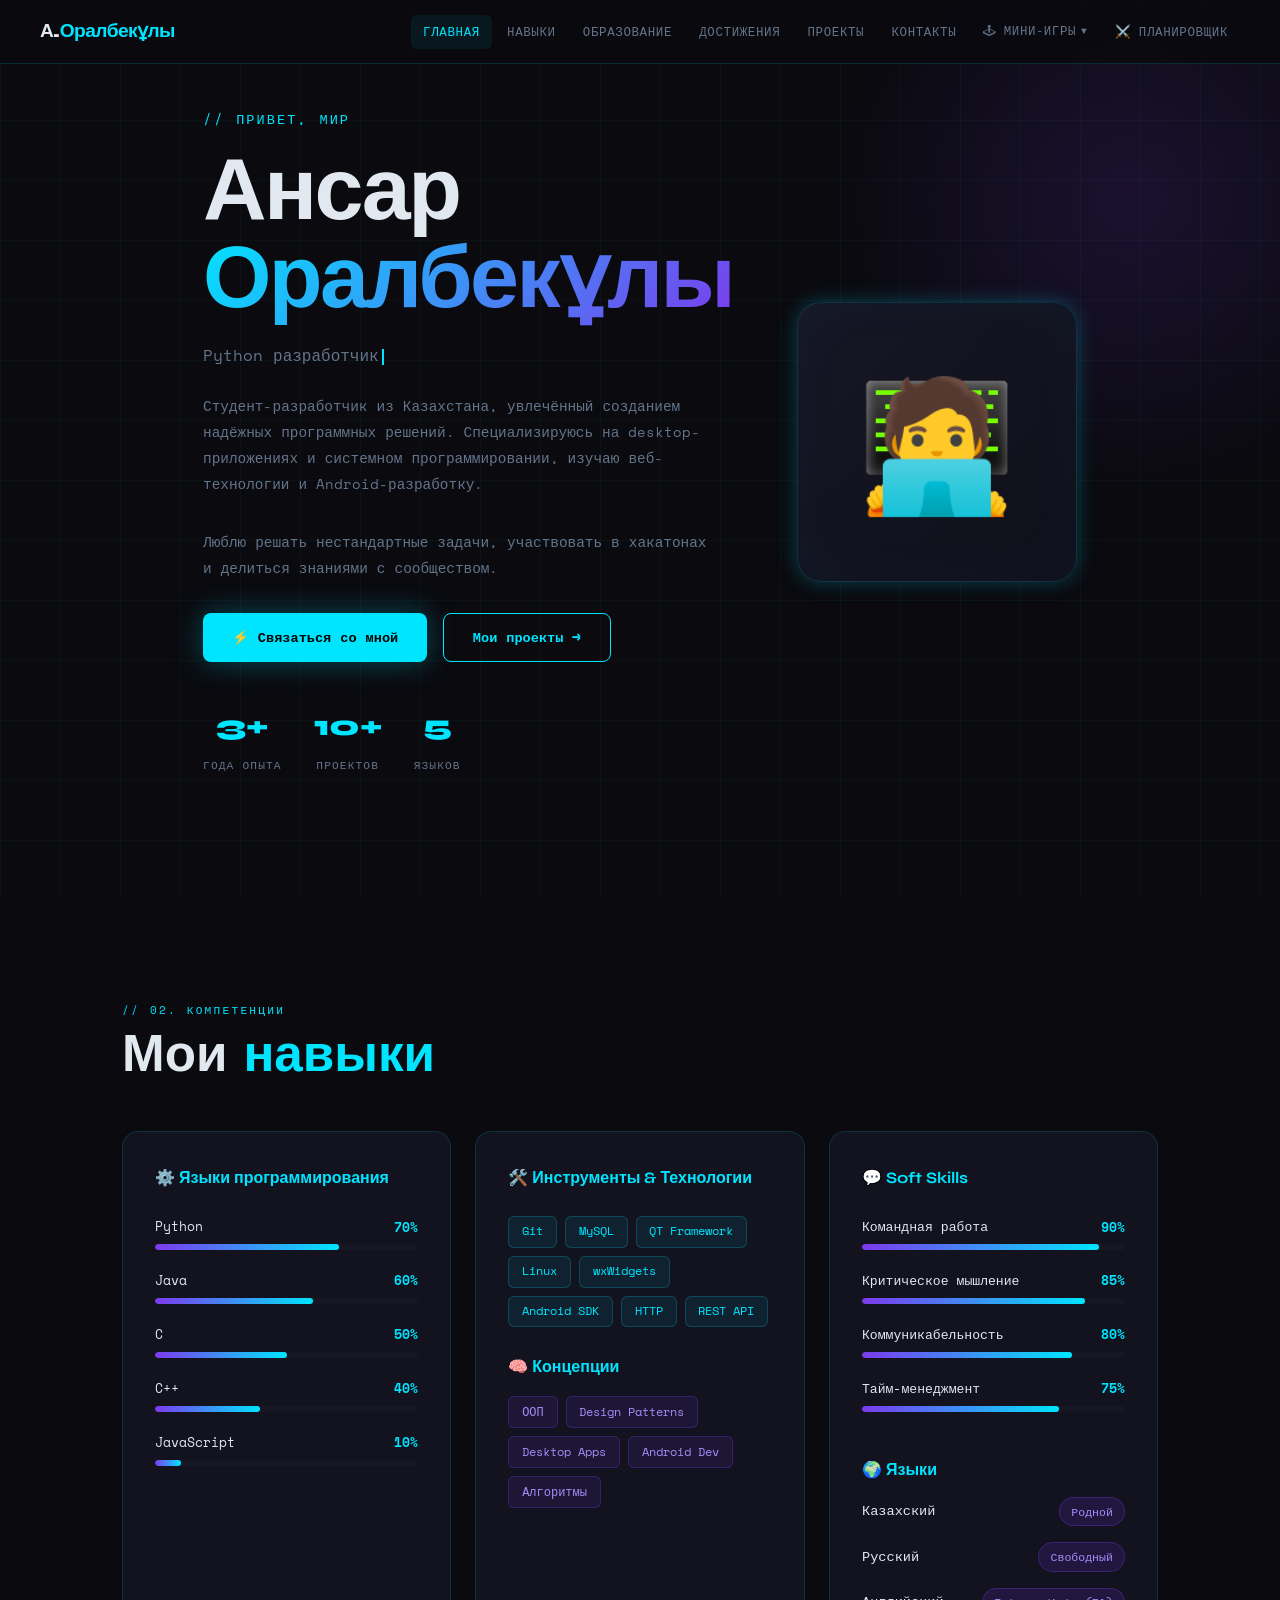
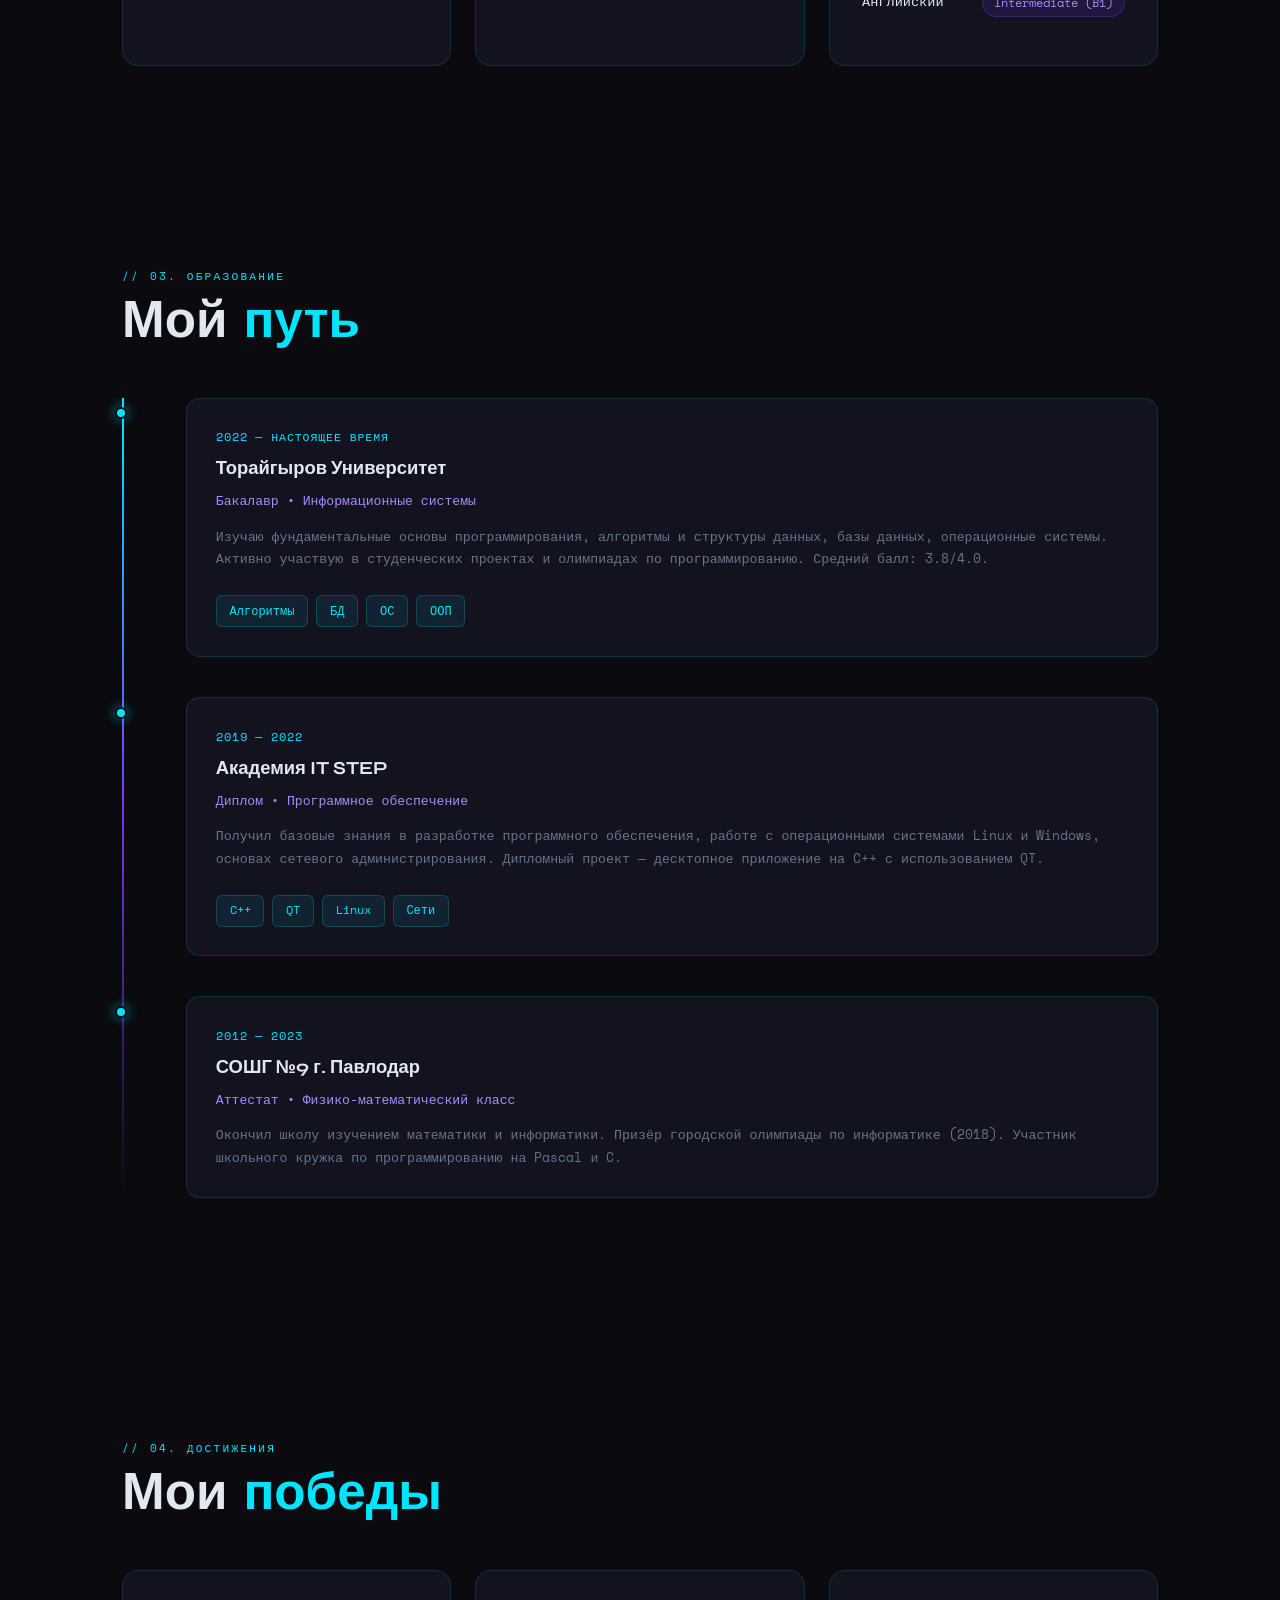
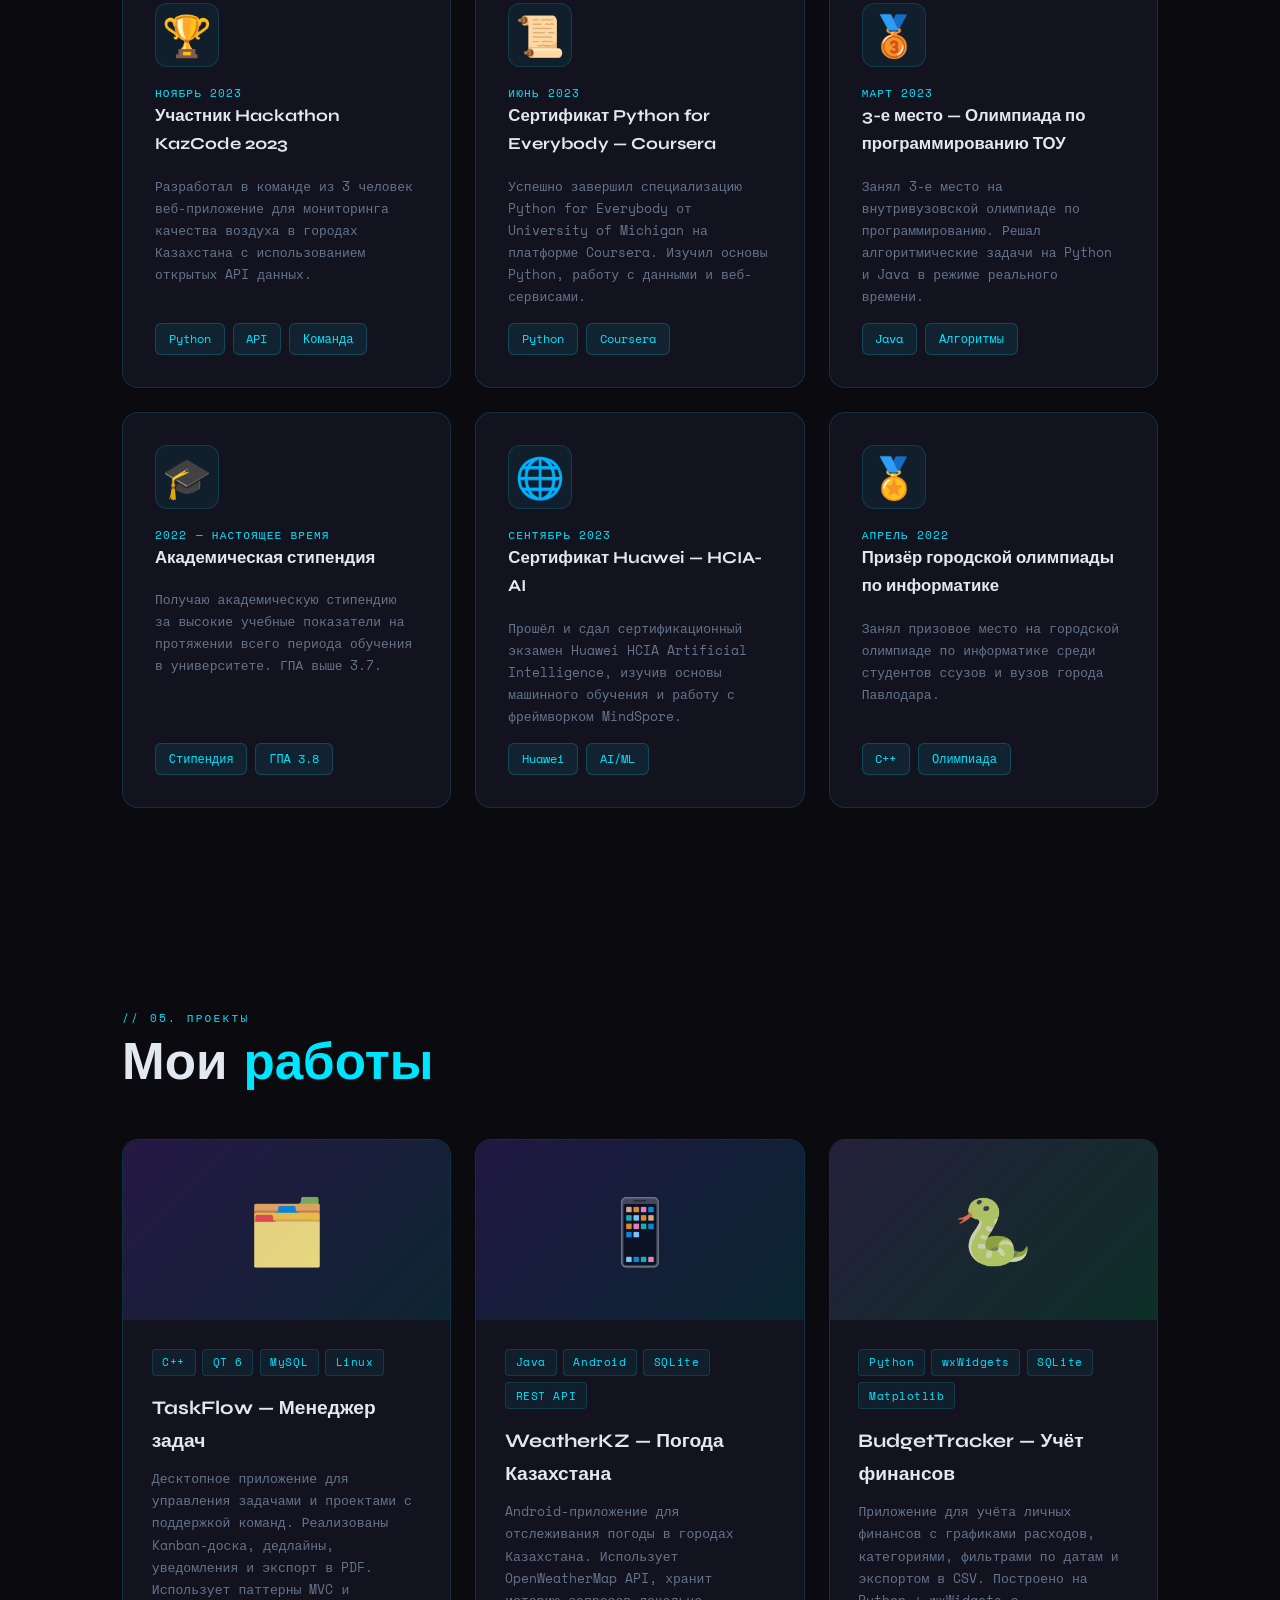
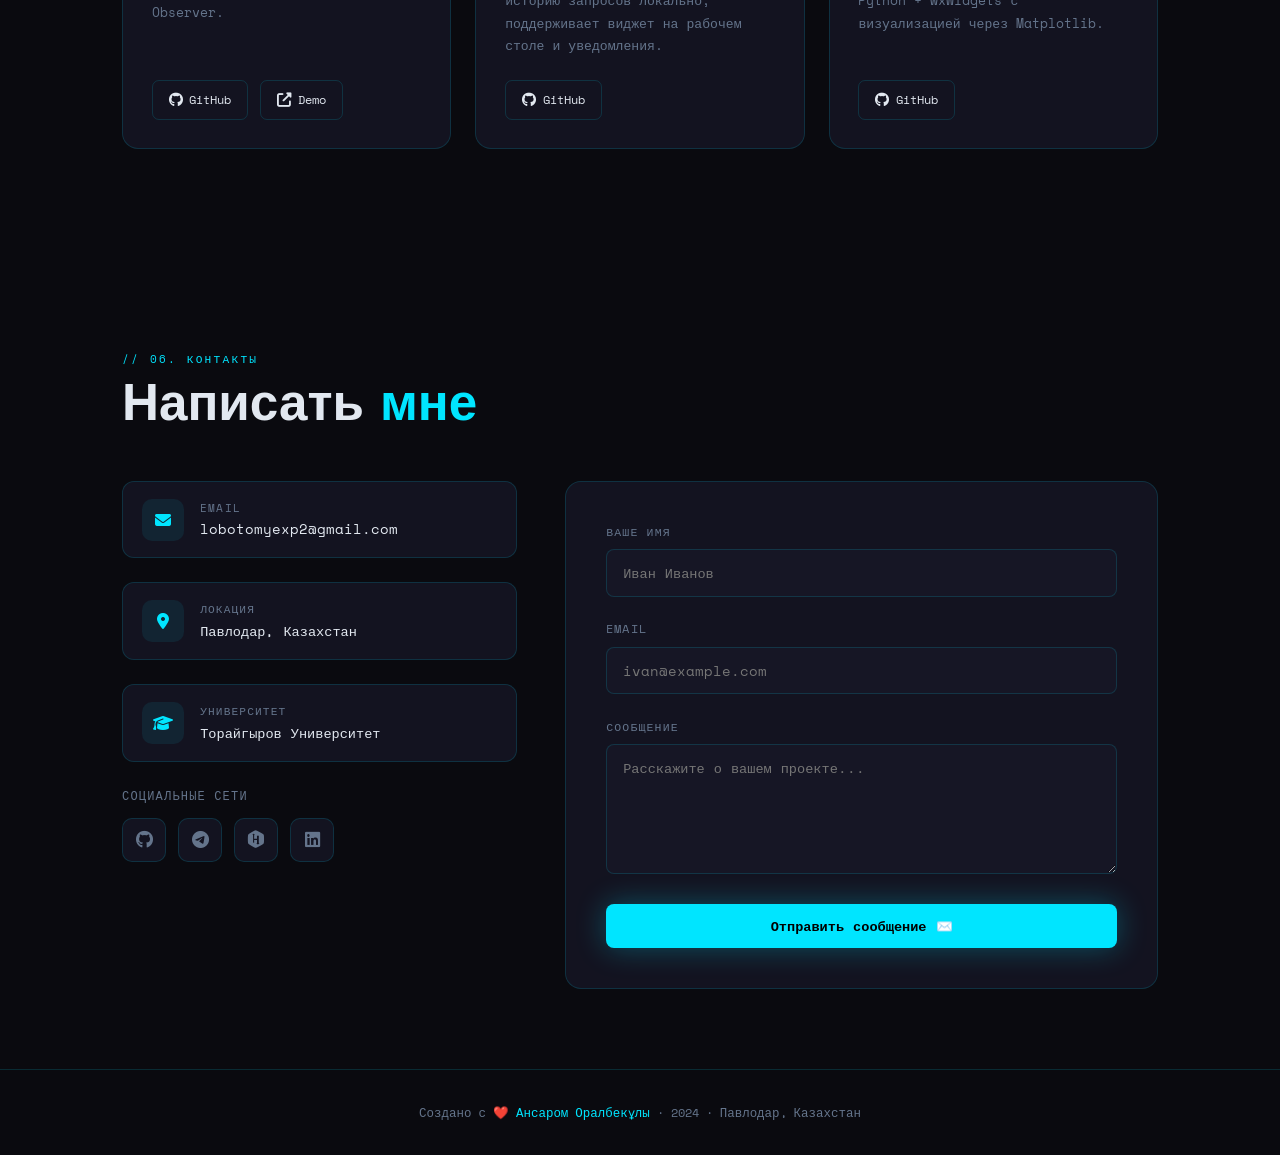
<file: src/index.html>
<!DOCTYPE html>
<html lang="ru">
<head>
  <meta charset="UTF-8" />
  <meta name="viewport" content="width=device-width, initial-scale=1.0" />
  <title>Оралбекұлы Ансара — Портфолио</title>
  <meta name="description" content="Персональное портфолио разработчика Оралбекұлы Ансара" />
  <link rel="icon" href="data:image/svg+xml,<svg xmlns='http://www.w3.org/2000/svg' viewBox='0 0 100 100'><text y='.9em' font-size='90'>⚡</text></svg>" />
  <link rel="preconnect" href="https://fonts.googleapis.com" />
  <link rel="preconnect" href="https://fonts.gstatic.com" crossorigin />
  <link href="https://fonts.googleapis.com/css2?family=Space+Mono:wght@400;700&family=Syne:wght@400;600;700;800&display=swap" rel="stylesheet" />
  <link rel="stylesheet" href="https://cdnjs.cloudflare.com/ajax/libs/font-awesome/6.5.0/css/all.min.css" />

  <style>
    /* ===== RESET & ROOT ===== */
    *, *::before, *::after { box-sizing: border-box; margin: 0; padding: 0; }

    :root {
      --bg:       #0a0a0f;
      --bg2:      #10101a;
      --bg3:      #161625;
      --accent:   #00e5ff;
      --accent2:  #7c3aed;
      --text:     #e2e8f0;
      --muted:    #64748b;
      --border:   rgba(0,229,255,0.15);
      --card:     rgba(22,22,37,0.8);
      --glow:     0 0 20px rgba(0,229,255,0.25);
      --font-head: 'Syne', sans-serif;
      --font-mono: 'Space Mono', monospace;
    }

    html { scroll-behavior: smooth; }

    body {
      background-color: var(--bg);
      color: var(--text);
      font-family: var(--font-mono);
      font-size: 15px;
      line-height: 1.7;
      overflow-x: hidden;
    }

    ::selection { background: rgba(0,229,255,0.3); }

    /* ===== SCROLLBAR ===== */
    ::-webkit-scrollbar { width: 6px; }
    ::-webkit-scrollbar-track { background: var(--bg); }
    ::-webkit-scrollbar-thumb { background: var(--accent2); border-radius: 3px; }

    /* ===== NAV ===== */
    nav {
      position: fixed;
      top: 0; left: 0; right: 0;
      z-index: 1000;
      display: flex;
      align-items: center;
      justify-content: space-between;
      padding: 0 2.5rem;
      height: 64px;
      background: rgba(10,10,15,0.85);
      backdrop-filter: blur(16px);
      border-bottom: 1px solid var(--border);
    }

    .nav-logo {
      font-family: var(--font-head);
      font-size: 1.2rem;
      font-weight: 800;
      color: var(--accent);
      letter-spacing: -0.03em;
      text-decoration: none;
    }
    .nav-logo span { color: var(--text); }

    .nav-links {
      display: flex;
      gap: 0.2rem;
      list-style: none;
    }

    .nav-links a {
      display: block;
      padding: 0.4rem 0.75rem;
      color: var(--muted);
      text-decoration: none;
      font-size: 0.78rem;
      letter-spacing: 0.05em;
      text-transform: uppercase;
      border-radius: 6px;
      transition: color 0.2s, background 0.2s;
    }

    .nav-links a:hover,
    .nav-links a.active {
      color: var(--accent);
      background: rgba(0,229,255,0.07);
    }

    .hamburger {
      display: none;
      flex-direction: column;
      gap: 5px;
      cursor: pointer;
      background: none;
      border: none;
      padding: 4px;
    }
    .hamburger span {
      display: block;
      width: 24px; height: 2px;
      background: var(--text);
      transition: transform 0.3s, opacity 0.3s;
    }

    /* ===== SECTIONS ===== */
    section {
      padding: 100px 0 80px;
      min-height: 100vh;
    }

    .container {
      max-width: 1100px;
      margin: 0 auto;
      padding: 0 2rem;
    }

    .section-tag {
      font-size: 0.7rem;
      letter-spacing: 0.2em;
      text-transform: uppercase;
      color: var(--accent);
      margin-bottom: 0.5rem;
    }

    .section-title {
      font-family: var(--font-head);
      font-size: clamp(2rem, 5vw, 3.2rem);
      font-weight: 800;
      line-height: 1.1;
      margin-bottom: 3rem;
      color: var(--text);
    }

    .section-title span { color: var(--accent); }

    /* ===== HERO ===== */
    #home {
      min-height: 100vh;
      display: flex;
      align-items: center;
      position: relative;
      overflow: hidden;
      padding-top: 64px;
    }

    .hero-grid {
      position: absolute;
      inset: 0;
      background-image:
        linear-gradient(rgba(0,229,255,0.04) 1px, transparent 1px),
        linear-gradient(90deg, rgba(0,229,255,0.04) 1px, transparent 1px);
      background-size: 60px 60px;
      animation: gridScroll 20s linear infinite;
    }
    @keyframes gridScroll {
      0% { transform: translateY(0); }
      100% { transform: translateY(60px); }
    }

    .hero-glow {
      position: absolute;
      width: 600px; height: 600px;
      border-radius: 50%;
      background: radial-gradient(circle, rgba(124,58,237,0.15) 0%, transparent 70%);
      top: -100px; right: -150px;
      pointer-events: none;
    }

    .hero-content {
      position: relative;
      z-index: 2;
      display: grid;
      grid-template-columns: 1fr auto;
      gap: 4rem;
      align-items: center;
    }

    .hero-greeting {
      font-size: 0.85rem;
      letter-spacing: 0.15em;
      color: var(--accent);
      text-transform: uppercase;
      margin-bottom: 1rem;
      animation: fadeUp 0.6s ease both;
    }

    .hero-name {
      font-family: var(--font-head);
      font-size: clamp(2.8rem, 7vw, 5.5rem);
      font-weight: 800;
      line-height: 1;
      letter-spacing: -0.03em;
      margin-bottom: 1.2rem;
      animation: fadeUp 0.6s 0.1s ease both;
    }

    .hero-name .highlight {
      background: linear-gradient(135deg, var(--accent) 0%, var(--accent2) 100%);
      -webkit-background-clip: text;
      -webkit-text-fill-color: transparent;
      background-clip: text;
    }

    .hero-role {
      font-size: 1rem;
      color: var(--muted);
      margin-bottom: 1.5rem;
      min-height: 1.7em;
      animation: fadeUp 0.6s 0.2s ease both;
    }

    .role-cursor {
      display: inline-block;
      width: 2px;
      height: 1em;
      background: var(--accent);
      margin-left: 3px;
      vertical-align: middle;
      animation: blink 1s step-end infinite;
    }
    @keyframes blink { 0%,100%{opacity:1} 50%{opacity:0} }

    .hero-bio {
      color: var(--muted);
      font-size: 0.9rem;
      max-width: 520px;
      margin-bottom: 2rem;
      line-height: 1.8;
      animation: fadeUp 0.6s 0.3s ease both;
    }

    .hero-actions {
      display: flex;
      gap: 1rem;
      flex-wrap: wrap;
      animation: fadeUp 0.6s 0.4s ease both;
    }

    .btn {
      display: inline-flex;
      align-items: center;
      gap: 0.5rem;
      padding: 0.75rem 1.8rem;
      border-radius: 8px;
      font-family: var(--font-mono);
      font-size: 0.85rem;
      font-weight: 700;
      text-decoration: none;
      cursor: pointer;
      transition: transform 0.2s, box-shadow 0.2s;
      border: none;
    }

    .btn:hover { transform: translateY(-2px); }

    .btn-primary {
      background: var(--accent);
      color: #000;
      box-shadow: 0 0 30px rgba(0,229,255,0.3);
    }
    .btn-primary:hover { box-shadow: 0 0 40px rgba(0,229,255,0.5); }

    .btn-outline {
      background: transparent;
      color: var(--accent);
      border: 1px solid var(--accent);
    }
    .btn-outline:hover { background: rgba(0,229,255,0.07); }

    .hero-avatar {
      position: relative;
      animation: fadeUp 0.6s 0.2s ease both;
    }

    .avatar-frame {
      width: 280px; height: 280px;
      border-radius: 24px;
      background: linear-gradient(135deg, var(--bg3) 0%, var(--bg2) 100%);
      border: 1px solid var(--border);
      display: flex;
      align-items: center;
      justify-content: center;
      font-size: 8rem;
      box-shadow: var(--glow), inset 0 0 60px rgba(0,229,255,0.03);
      position: relative;
      overflow: hidden;
    }
    .avatar-frame::before {
      content: '';
      position: absolute;
      inset: -2px;
      border-radius: 26px;
      background: linear-gradient(135deg, var(--accent), var(--accent2), transparent);
      z-index: -1;
    }

    .hero-stats {
      display: flex;
      gap: 2rem;
      margin-top: 2.5rem;
      animation: fadeUp 0.6s 0.5s ease both;
    }
    .stat { text-align: center; }
    .stat-num {
      font-family: var(--font-head);
      font-size: 1.8rem;
      font-weight: 800;
      color: var(--accent);
      display: block;
    }
    .stat-label { font-size: 0.7rem; color: var(--muted); text-transform: uppercase; letter-spacing: 0.1em; }

    @keyframes fadeUp {
      from { opacity: 0; transform: translateY(24px); }
      to   { opacity: 1; transform: translateY(0); }
    }

    /* ===== SKILLS ===== */
    #skills { min-height: auto; padding: 100px 0; }

    .skills-grid {
      display: grid;
      grid-template-columns: repeat(auto-fit, minmax(300px, 1fr));
      gap: 1.5rem;
    }

    .skill-card {
      background: var(--card);
      border: 1px solid var(--border);
      border-radius: 16px;
      padding: 2rem;
      backdrop-filter: blur(10px);
      transition: border-color 0.3s, transform 0.3s;
    }
    .skill-card:hover {
      border-color: rgba(0,229,255,0.4);
      transform: translateY(-4px);
    }

    .skill-card-title {
      font-family: var(--font-head);
      font-size: 1rem;
      font-weight: 700;
      color: var(--accent);
      margin-bottom: 1.5rem;
      display: flex;
      align-items: center;
      gap: 0.5rem;
    }

    .skill-bar-item {
      margin-bottom: 1.2rem;
    }
    .skill-bar-header {
      display: flex;
      justify-content: space-between;
      margin-bottom: 0.4rem;
      font-size: 0.82rem;
    }
    .skill-bar-name { color: var(--text); }
    .skill-bar-pct { color: var(--accent); font-weight: 700; }

    .skill-bar-track {
      height: 6px;
      background: var(--bg3);
      border-radius: 3px;
      overflow: hidden;
    }
    .skill-bar-fill {
      height: 100%;
      border-radius: 3px;
      background: linear-gradient(90deg, var(--accent2), var(--accent));
      width: 0%;
      transition: width 1.2s cubic-bezier(0.4,0,0.2,1);
    }

    .tag-list { display: flex; flex-wrap: wrap; gap: 0.5rem; }
    .tag {
      padding: 0.3rem 0.8rem;
      border-radius: 6px;
      font-size: 0.75rem;
      background: rgba(0,229,255,0.08);
      border: 1px solid rgba(0,229,255,0.2);
      color: var(--accent);
      transition: background 0.2s;
    }
    .tag:hover { background: rgba(0,229,255,0.15); }

    .tag-purple {
      background: rgba(124,58,237,0.1);
      border-color: rgba(124,58,237,0.3);
      color: #a78bfa;
    }

    .lang-item {
      display: flex;
      align-items: center;
      justify-content: space-between;
      margin-bottom: 1rem;
    }
    .lang-name { font-size: 0.85rem; }
    .lang-level {
      font-size: 0.72rem;
      padding: 0.25rem 0.7rem;
      border-radius: 999px;
      background: rgba(124,58,237,0.15);
      color: #a78bfa;
      border: 1px solid rgba(124,58,237,0.3);
    }

    /* ===== EDUCATION ===== */
    #education { min-height: auto; padding: 100px 0; }

    .timeline {
      position: relative;
      padding-left: 2rem;
    }
    .timeline::before {
      content: '';
      position: absolute;
      left: 0; top: 0; bottom: 0;
      width: 2px;
      background: linear-gradient(to bottom, var(--accent), var(--accent2), transparent);
    }

    .timeline-item {
      position: relative;
      margin-bottom: 2.5rem;
      padding-left: 2rem;
    }
    .timeline-item::before {
      content: '';
      position: absolute;
      left: -2.45rem; top: 0.6rem;
      width: 12px; height: 12px;
      border-radius: 50%;
      background: var(--accent);
      box-shadow: 0 0 12px rgba(0,229,255,0.6);
      border: 2px solid var(--bg);
    }

    .timeline-card {
      background: var(--card);
      border: 1px solid var(--border);
      border-radius: 14px;
      padding: 1.8rem;
      transition: border-color 0.3s, transform 0.3s;
    }
    .timeline-card:hover {
      border-color: rgba(0,229,255,0.35);
      transform: translateX(6px);
    }

    .timeline-period {
      font-size: 0.72rem;
      color: var(--accent);
      letter-spacing: 0.08em;
      text-transform: uppercase;
      margin-bottom: 0.4rem;
    }
    .timeline-school {
      font-family: var(--font-head);
      font-size: 1.15rem;
      font-weight: 700;
      color: var(--text);
      margin-bottom: 0.3rem;
    }
    .timeline-degree {
      font-size: 0.82rem;
      color: var(--accent2);
      color: #a78bfa;
      margin-bottom: 0.8rem;
    }
    .timeline-desc {
      font-size: 0.83rem;
      color: var(--muted);
      line-height: 1.7;
    }

    /* ===== ACHIEVEMENTS ===== */
    #achievements { min-height: auto; padding: 100px 0; }

    .achievements-grid {
      display: grid;
      grid-template-columns: repeat(auto-fit, minmax(280px, 1fr));
      gap: 1.5rem;
    }

    .achievement-card {
      background: var(--card);
      border: 1px solid var(--border);
      border-radius: 16px;
      padding: 2rem;
      display: flex;
      flex-direction: column;
      gap: 1rem;
      transition: border-color 0.3s, transform 0.3s, box-shadow 0.3s;
    }
    .achievement-card:hover {
      border-color: rgba(0,229,255,0.4);
      transform: translateY(-6px);
      box-shadow: var(--glow);
    }

    .achievement-icon {
      font-size: 2.5rem;
      width: 64px; height: 64px;
      display: flex;
      align-items: center;
      justify-content: center;
      background: rgba(0,229,255,0.06);
      border-radius: 12px;
      border: 1px solid var(--border);
    }

    .achievement-date {
      font-size: 0.7rem;
      color: var(--accent);
      letter-spacing: 0.1em;
      text-transform: uppercase;
    }
    .achievement-title {
      font-family: var(--font-head);
      font-size: 1.05rem;
      font-weight: 700;
      color: var(--text);
    }
    .achievement-desc {
      font-size: 0.81rem;
      color: var(--muted);
      line-height: 1.7;
      flex: 1;
    }

    /* ===== PROJECTS ===== */
    #projects { min-height: auto; padding: 100px 0; }

    .projects-grid {
      display: grid;
      grid-template-columns: repeat(auto-fit, minmax(320px, 1fr));
      gap: 1.5rem;
    }

    .project-card {
      background: var(--card);
      border: 1px solid var(--border);
      border-radius: 16px;
      overflow: hidden;
      display: flex;
      flex-direction: column;
      transition: border-color 0.3s, transform 0.3s, box-shadow 0.3s;
    }
    .project-card:hover {
      border-color: rgba(0,229,255,0.4);
      transform: translateY(-8px);
      box-shadow: 0 20px 60px rgba(0,0,0,0.4), var(--glow);
    }

    .project-preview {
      height: 180px;
      display: flex;
      align-items: center;
      justify-content: center;
      font-size: 4rem;
      position: relative;
      overflow: hidden;
    }

    .project-preview::before {
      content: '';
      position: absolute;
      inset: 0;
      background: linear-gradient(135deg, rgba(124,58,237,0.2) 0%, rgba(0,229,255,0.1) 100%);
    }

    .project-preview-1 { background: #0f0f1a; }
    .project-preview-2 { background: #0a0f18; }
    .project-preview-3 { background: #0f1a0f; }

    .project-body { padding: 1.8rem; flex: 1; display: flex; flex-direction: column; }

    .project-tech-list {
      display: flex; flex-wrap: wrap; gap: 0.4rem;
      margin-bottom: 1rem;
    }
    .project-tech {
      font-size: 0.68rem;
      padding: 0.2rem 0.6rem;
      border-radius: 4px;
      background: rgba(0,229,255,0.06);
      border: 1px solid rgba(0,229,255,0.15);
      color: var(--accent);
      letter-spacing: 0.05em;
    }

    .project-title {
      font-family: var(--font-head);
      font-size: 1.2rem;
      font-weight: 700;
      color: var(--text);
      margin-bottom: 0.6rem;
    }

    .project-desc {
      font-size: 0.82rem;
      color: var(--muted);
      line-height: 1.7;
      flex: 1;
      margin-bottom: 1.5rem;
    }

    .project-links { display: flex; gap: 0.75rem; }

    .project-link {
      display: inline-flex;
      align-items: center;
      gap: 0.4rem;
      padding: 0.5rem 1rem;
      border-radius: 7px;
      font-size: 0.78rem;
      text-decoration: none;
      transition: background 0.2s, transform 0.2s;
      border: 1px solid var(--border);
      color: var(--text);
    }
    .project-link:hover {
      background: rgba(0,229,255,0.08);
      border-color: var(--accent);
      color: var(--accent);
      transform: translateY(-1px);
    }
    .project-link i { font-size: 0.9rem; }

    /* ===== CONTACTS ===== */
    #contacts { min-height: auto; padding: 100px 0 80px; }

    .contacts-layout {
      display: grid;
      grid-template-columns: 1fr 1.5fr;
      gap: 3rem;
      align-items: start;
    }

    .contact-info { display: flex; flex-direction: column; gap: 1.5rem; }

    .contact-info-item {
      display: flex;
      align-items: center;
      gap: 1rem;
      padding: 1rem 1.2rem;
      background: var(--card);
      border: 1px solid var(--border);
      border-radius: 12px;
    }
    .contact-info-icon {
      width: 42px; height: 42px;
      display: flex; align-items: center; justify-content: center;
      background: rgba(0,229,255,0.08);
      border-radius: 10px;
      color: var(--accent);
      font-size: 1rem;
      flex-shrink: 0;
    }
    .contact-info-label { font-size: 0.7rem; color: var(--muted); text-transform: uppercase; letter-spacing: 0.1em; }
    .contact-info-value { font-size: 0.85rem; color: var(--text); margin-top: 0.1rem; }

    .social-links {
      display: flex;
      gap: 0.75rem;
      flex-wrap: wrap;
      margin-top: 0.5rem;
    }
    .social-link {
      width: 44px; height: 44px;
      display: flex; align-items: center; justify-content: center;
      border-radius: 10px;
      background: var(--card);
      border: 1px solid var(--border);
      color: var(--muted);
      font-size: 1.1rem;
      text-decoration: none;
      transition: color 0.2s, border-color 0.2s, background 0.2s, transform 0.2s;
    }
    .social-link:hover {
      color: var(--accent);
      border-color: var(--accent);
      background: rgba(0,229,255,0.08);
      transform: translateY(-3px);
    }

    /* FORM */
    .contact-form {
      background: var(--card);
      border: 1px solid var(--border);
      border-radius: 16px;
      padding: 2.5rem;
    }

    .form-group { margin-bottom: 1.4rem; }

    .form-label {
      display: block;
      font-size: 0.72rem;
      letter-spacing: 0.1em;
      text-transform: uppercase;
      color: var(--muted);
      margin-bottom: 0.5rem;
    }

    .form-control {
      width: 100%;
      background: var(--bg3);
      border: 1px solid var(--border);
      border-radius: 8px;
      padding: 0.8rem 1rem;
      color: var(--text);
      font-family: var(--font-mono);
      font-size: 0.85rem;
      outline: none;
      transition: border-color 0.2s, box-shadow 0.2s;
    }
    .form-control:focus {
      border-color: var(--accent);
      box-shadow: 0 0 0 3px rgba(0,229,255,0.08);
    }
    .form-control.error { border-color: #f87171; }
    textarea.form-control { resize: vertical; min-height: 130px; }

    .form-error {
      font-size: 0.72rem;
      color: #f87171;
      margin-top: 0.3rem;
      display: none;
    }
    .form-error.visible { display: block; }

    .form-feedback {
      padding: 0.8rem 1rem;
      border-radius: 8px;
      font-size: 0.82rem;
      margin-top: 1rem;
      display: none;
    }
    .form-feedback.success {
      background: rgba(16,185,129,0.1);
      border: 1px solid rgba(16,185,129,0.3);
      color: #6ee7b7;
      display: block;
    }
    .form-feedback.error-msg {
      background: rgba(239,68,68,0.1);
      border: 1px solid rgba(239,68,68,0.3);
      color: #fca5a5;
      display: block;
    }

    /* ===== FOOTER ===== */
    footer {
      border-top: 1px solid var(--border);
      padding: 2rem;
      text-align: center;
      font-size: 0.78rem;
      color: var(--muted);
    }
    footer span { color: var(--accent); }

    /* ===== GAMES DROPDOWN ===== */
    .nav-dropdown { position: relative; }

    .nav-dropdown-toggle {
      display: flex;
      align-items: center;
      gap: 0.3rem;
      padding: 0.4rem 0.75rem;
      color: var(--muted);
      font-size: 0.78rem;
      letter-spacing: 0.05em;
      text-transform: uppercase;
      border-radius: 6px;
      cursor: pointer;
      background: none;
      border: none;
      font-family: var(--font-mono);
      transition: color 0.2s, background 0.2s;
    }
    .nav-dropdown-toggle:hover,
    .nav-dropdown-toggle.active { color: var(--accent); background: rgba(0,229,255,0.07); }

    .dropdown-arrow {
      display: inline-block;
      transition: transform 0.25s;
      font-size: 0.6rem;
    }
    .nav-dropdown.open .dropdown-arrow { transform: rotate(180deg); }

    .dropdown-menu {
      position: absolute;
      top: calc(100% + 8px);
      left: 50%;
      transform: translateX(-50%);
      background: rgba(16,16,26,0.97);
      backdrop-filter: blur(16px);
      border: 1px solid var(--border);
      border-radius: 12px;
      min-width: 200px;
      padding: 0.5rem;
      display: none;
      z-index: 2000;
      box-shadow: 0 16px 40px rgba(0,0,0,0.5), var(--glow);
    }
    .nav-dropdown.open .dropdown-menu { display: block; }

    .dropdown-item {
      display: flex;
      align-items: center;
      gap: 0.6rem;
      padding: 0.6rem 0.9rem;
      border-radius: 8px;
      color: var(--muted);
      text-decoration: none;
      font-size: 0.78rem;
      transition: color 0.2s, background 0.2s;
    }
    .dropdown-item:hover {
      color: var(--accent);
      background: rgba(0,229,255,0.07);
    }
    .dropdown-item-icon { font-size: 1rem; width: 20px; text-align: center; }

    /* ===== MOBILE NAV ===== */
    @media (max-width: 768px) {
      .hamburger { display: flex; }

      .nav-links {
        position: fixed;
        top: 64px; left: 0; right: 0;
        flex-direction: column;
        background: rgba(10,10,15,0.97);
        backdrop-filter: blur(20px);
        border-bottom: 1px solid var(--border);
        padding: 1rem;
        gap: 0.25rem;
        transform: translateY(-100%);
        opacity: 0;
        transition: transform 0.3s, opacity 0.3s;
        pointer-events: none;
      }
      .nav-links.open {
        transform: translateY(0);
        opacity: 1;
        pointer-events: all;
      }
      .nav-links a { padding: 0.7rem 1rem; }

      .hero-content { grid-template-columns: 1fr; text-align: center; }
      .hero-actions { justify-content: center; }
      .hero-stats { justify-content: center; }
      .hero-avatar { display: flex; justify-content: center; order: -1; }
      .avatar-frame { width: 200px; height: 200px; font-size: 5rem; }

      .contacts-layout { grid-template-columns: 1fr; }
    }

    /* ===== SCROLL REVEAL ===== */
    .reveal {
      opacity: 0;
      transform: translateY(30px);
      transition: opacity 0.7s ease, transform 0.7s ease;
    }
    .reveal.visible {
      opacity: 1;
      transform: translateY(0);
    }
  </style>
</head>
<body>

  <!-- NAV -->
  <nav>
    <a class="nav-logo" href="#home"><span>А.</span>Оралбекұлы</a>
    <button class="hamburger" id="hamburger" aria-label="Меню">
      <span></span><span></span><span></span>
    </button>
    <ul class="nav-links" id="navLinks">
      <li><a href="#home">Главная</a></li>
      <li><a href="#skills">Навыки</a></li>
      <li><a href="#education">Образование</a></li>
      <li><a href="#achievements">Достижения</a></li>
      <li><a href="#projects">Проекты</a></li>
      <li><a href="#contacts">Контакты</a></li>
      <li class="nav-dropdown" id="gamesDropdown">
        <button class="nav-dropdown-toggle" id="gamesToggle">🕹 Мини-игры <span class="dropdown-arrow">▼</span></button>
        <div class="dropdown-menu">
          <a class="dropdown-item" href="games/clicker.html"><span class="dropdown-item-icon">⚡</span> Кликер</a>
          <a class="dropdown-item" href="games/adventure.html"><span class="dropdown-item-icon">🗺️</span> Генератор приключений</a>
          <a class="dropdown-item" href="games/guess.html"><span class="dropdown-item-icon">🔢</span> Угадай число</a>
          <a class="dropdown-item" href="games/reaction.html"><span class="dropdown-item-icon">⚡</span> Скорость реакции</a>
          <a class="dropdown-item" href="games/tictactoe.html"><span class="dropdown-item-icon">✕</span> Крестики-нолики</a>
          <a class="dropdown-item" href="games/maze.html"><span class="dropdown-item-icon">🗺</span> Лабиринт</a>
        </div>
      </li>
      <li>
        <a href="rpg/index.html" style="display:flex;align-items:center;gap:0.4rem;padding:0.4rem 0.75rem;color:var(--muted);font-size:0.78rem;letter-spacing:0.05em;text-transform:uppercase;border-radius:6px;text-decoration:none;transition:color 0.2s,background 0.2s;" onmouseover="this.style.color='var(--accent)';this.style.background='rgba(0,229,255,0.07)'" onmouseout="this.style.color='var(--muted)';this.style.background=''">⚔️ Планировщик</a>
      </li>
    </ul>
  </nav>

  <main>
    <!-- HERO -->
    <section id="home">
      <div class="hero-grid"></div>
      <div class="hero-glow"></div>
      <div class="container">
        <div class="hero-content">
          <div>
            <p class="hero-greeting">// Привет, мир</p>
            <h1 class="hero-name">
              Ансар<br>
              <span class="highlight">Оралбекұлы</span>
            </h1>
            <p class="hero-role" id="roleText">
              <span id="roleDisplay"></span><span class="role-cursor"></span>
            </p>
            <p class="hero-bio">
              Студент-разработчик из Казахстана, увлечённый созданием надёжных программных решений. Специализируюсь на desktop-приложениях и системном программировании, изучаю веб-технологии и Android-разработку.
            </p>
            <p class="hero-bio">
              Люблю решать нестандартные задачи, участвовать в хакатонах и делиться знаниями с сообществом.
            </p>
            <div class="hero-actions">
              <a href="#contacts" class="btn btn-primary">⚡ Связаться со мной</a>
              <a href="#projects" class="btn btn-outline">Мои проекты →</a>
            </div>
            <div class="hero-stats">
              <div class="stat"><span class="stat-num">3+</span><span class="stat-label">Года опыта</span></div>
              <div class="stat"><span class="stat-num">10+</span><span class="stat-label">Проектов</span></div>
              <div class="stat"><span class="stat-num">5</span><span class="stat-label">Языков</span></div>
            </div>
          </div>
          <div class="hero-avatar">
            <div class="avatar-frame">🧑‍💻</div>
          </div>
        </div>
      </div>
    </section>

    <!-- SKILLS -->
    <section id="skills">
      <div class="container">
        <p class="section-tag reveal">// 02. Компетенции</p>
        <h2 class="section-title reveal">Мои <span>навыки</span></h2>
        <div class="skills-grid">
          <div class="skill-card reveal">
            <div class="skill-card-title">⚙️ Языки программирования</div>
            <div class="skill-bar-item">
              <div class="skill-bar-header">
                <span class="skill-bar-name">Python</span>
                <span class="skill-bar-pct">70%</span>
              </div>
              <div class="skill-bar-track"><div class="skill-bar-fill" data-width="70"></div></div>
            </div>
            <div class="skill-bar-item">
              <div class="skill-bar-header">
                <span class="skill-bar-name">Java</span>
                <span class="skill-bar-pct">60%</span>
              </div>
              <div class="skill-bar-track"><div class="skill-bar-fill" data-width="60"></div></div>
            </div>
            <div class="skill-bar-item">
              <div class="skill-bar-header">
                <span class="skill-bar-name">C</span>
                <span class="skill-bar-pct">50%</span>
              </div>
              <div class="skill-bar-track"><div class="skill-bar-fill" data-width="50"></div></div>
            </div>
            <div class="skill-bar-item">
              <div class="skill-bar-header">
                <span class="skill-bar-name">C++</span>
                <span class="skill-bar-pct">40%</span>
              </div>
              <div class="skill-bar-track"><div class="skill-bar-fill" data-width="40"></div></div>
            </div>
            <div class="skill-bar-item">
              <div class="skill-bar-header">
                <span class="skill-bar-name">JavaScript</span>
                <span class="skill-bar-pct">10%</span>
              </div>
              <div class="skill-bar-track"><div class="skill-bar-fill" data-width="10"></div></div>
            </div>
          </div>

          <div class="skill-card reveal">
            <div class="skill-card-title">🛠️ Инструменты & Технологии</div>
            <div class="tag-list">
              <span class="tag">Git</span>
              <span class="tag">MySQL</span>
              <span class="tag">QT Framework</span>
              <span class="tag">Linux</span>
              <span class="tag">wxWidgets</span>
              <span class="tag">Android SDK</span>
              <span class="tag">HTTP</span>
              <span class="tag">REST API</span>
            </div>
            <br>
            <div class="skill-card-title" style="margin-bottom:1rem">🧠 Концепции</div>
            <div class="tag-list">
              <span class="tag tag-purple">ООП</span>
              <span class="tag tag-purple">Design Patterns</span>
              <span class="tag tag-purple">Desktop Apps</span>
              <span class="tag tag-purple">Android Dev</span>
              <span class="tag tag-purple">Алгоритмы</span>
            </div>
          </div>

          <div class="skill-card reveal">
            <div class="skill-card-title">💬 Soft Skills</div>
            <div class="skill-bar-item">
              <div class="skill-bar-header"><span class="skill-bar-name">Командная работа</span><span class="skill-bar-pct">90%</span></div>
              <div class="skill-bar-track"><div class="skill-bar-fill" data-width="90"></div></div>
            </div>
            <div class="skill-bar-item">
              <div class="skill-bar-header"><span class="skill-bar-name">Критическое мышление</span><span class="skill-bar-pct">85%</span></div>
              <div class="skill-bar-track"><div class="skill-bar-fill" data-width="85"></div></div>
            </div>
            <div class="skill-bar-item">
              <div class="skill-bar-header"><span class="skill-bar-name">Коммуникабельность</span><span class="skill-bar-pct">80%</span></div>
              <div class="skill-bar-track"><div class="skill-bar-fill" data-width="80"></div></div>
            </div>
            <div class="skill-bar-item">
              <div class="skill-bar-header"><span class="skill-bar-name">Тайм-менеджмент</span><span class="skill-bar-pct">75%</span></div>
              <div class="skill-bar-track"><div class="skill-bar-fill" data-width="75"></div></div>
            </div>
            <br>
            <div class="skill-card-title" style="margin-bottom:0.8rem">🌍 Языки</div>
            <div class="lang-item"><span class="lang-name">Казахский</span><span class="lang-level">Родной</span></div>
            <div class="lang-item"><span class="lang-name">Русский</span><span class="lang-level">Свободный</span></div>
            <div class="lang-item"><span class="lang-name">Английский</span><span class="lang-level">Intermediate (B1)</span></div>
          </div>
        </div>
      </div>
    </section>

    <!-- EDUCATION -->
    <section id="education">
      <div class="container">
        <p class="section-tag reveal">// 03. Образование</p>
        <h2 class="section-title reveal">Мой <span>путь</span></h2>
        <div class="timeline">
          <div class="timeline-item reveal">
            <div class="timeline-card">
              <div class="timeline-period">2022 — настоящее время</div>
              <div class="timeline-school">Торайгыров Университет</div>
              <div class="timeline-degree">Бакалавр • Информационные системы</div>
              <p class="timeline-desc">
                Изучаю фундаментальные основы программирования, алгоритмы и структуры данных, базы данных, операционные системы. Активно участвую в студенческих проектах и олимпиадах по программированию. Средний балл: 3.8/4.0.
              </p>
              <br>
              <div class="tag-list">
                <span class="tag">Алгоритмы</span>
                <span class="tag">БД</span>
                <span class="tag">ОС</span>
                <span class="tag">ООП</span>
              </div>
            </div>
          </div>

          <div class="timeline-item reveal">
            <div class="timeline-card">
              <div class="timeline-period">2019 — 2022</div>
              <div class="timeline-school">Академия IT STEP</div>
              <div class="timeline-degree">Диплом • Программное обеспечение</div>
              <p class="timeline-desc">
                Получил базовые знания в разработке программного обеспечения, работе с операционными системами Linux и Windows, основах сетевого администрирования. Дипломный проект — десктопное приложение на C++ с использованием QT.
              </p>
              <br>
              <div class="tag-list">
                <span class="tag">C++</span>
                <span class="tag">QT</span>
                <span class="tag">Linux</span>
                <span class="tag">Сети</span>
              </div>
            </div>
          </div>

          <div class="timeline-item reveal">
            <div class="timeline-card">
              <div class="timeline-period">2012 — 2023</div>
              <div class="timeline-school">СОШГ №9 г. Павлодар</div>
              <div class="timeline-degree">Аттестат • Физико-математический класс</div>
              <p class="timeline-desc">
                Окончил школу изучением математики и информатики. Призёр городской олимпиады по информатике (2018). Участник школьного кружка по программированию на Pascal и C.
              </p>
            </div>
          </div>
        </div>
      </div>
    </section>

    <!-- ACHIEVEMENTS -->
    <section id="achievements">
      <div class="container">
        <p class="section-tag reveal">// 04. Достижения</p>
        <h2 class="section-title reveal">Мои <span>победы</span></h2>
        <div class="achievements-grid">
          <div class="achievement-card reveal">
            <div class="achievement-icon">🏆</div>
            <div>
              <div class="achievement-date">Ноябрь 2023</div>
              <div class="achievement-title">Участник Hackathon KazCode 2023</div>
            </div>
            <p class="achievement-desc">Разработал в команде из 3 человек веб-приложение для мониторинга качества воздуха в городах Казахстана с использованием открытых API данных.</p>
            <div class="tag-list"><span class="tag">Python</span><span class="tag">API</span><span class="tag">Команда</span></div>
          </div>

          <div class="achievement-card reveal">
            <div class="achievement-icon">📜</div>
            <div>
              <div class="achievement-date">Июнь 2023</div>
              <div class="achievement-title">Сертификат Python for Everybody — Coursera</div>
            </div>
            <p class="achievement-desc">Успешно завершил специализацию Python for Everybody от University of Michigan на платформе Coursera. Изучил основы Python, работу с данными и веб-сервисами.</p>
            <div class="tag-list"><span class="tag">Python</span><span class="tag">Coursera</span></div>
          </div>

          <div class="achievement-card reveal">
            <div class="achievement-icon">🥉</div>
            <div>
              <div class="achievement-date">Март 2023</div>
              <div class="achievement-title">3-е место — Олимпиада по программированию ТОУ</div>
            </div>
            <p class="achievement-desc">Занял 3-е место на внутривузовской олимпиаде по программированию. Решал алгоритмические задачи на Python и Java в режиме реального времени.</p>
            <div class="tag-list"><span class="tag">Java</span><span class="tag">Алгоритмы</span></div>
          </div>

          <div class="achievement-card reveal">
            <div class="achievement-icon">🎓</div>
            <div>
              <div class="achievement-date">2022 — настоящее время</div>
              <div class="achievement-title">Академическая стипендия</div>
            </div>
            <p class="achievement-desc">Получаю академическую стипендию за высокие учебные показатели на протяжении всего периода обучения в университете. ГПА выше 3.7.</p>
            <div class="tag-list"><span class="tag">Стипендия</span><span class="tag">ГПА 3.8</span></div>
          </div>

          <div class="achievement-card reveal">
            <div class="achievement-icon">🌐</div>
            <div>
              <div class="achievement-date">Сентябрь 2023</div>
              <div class="achievement-title">Сертификат Huawei — HCIA-AI</div>
            </div>
            <p class="achievement-desc">Прошёл и сдал сертификационный экзамен Huawei HCIA Artificial Intelligence, изучив основы машинного обучения и работу с фреймворком MindSpore.</p>
            <div class="tag-list"><span class="tag">Huawei</span><span class="tag">AI/ML</span></div>
          </div>

          <div class="achievement-card reveal">
            <div class="achievement-icon">🏅</div>
            <div>
              <div class="achievement-date">Апрель 2022</div>
              <div class="achievement-title">Призёр городской олимпиады по информатике</div>
            </div>
            <p class="achievement-desc">Занял призовое место на городской олимпиаде по информатике среди студентов ссузов и вузов города Павлодара.</p>
            <div class="tag-list"><span class="tag">C++</span><span class="tag">Олимпиада</span></div>
          </div>
        </div>
      </div>
    </section>

    <!-- PROJECTS -->
    <section id="projects">
      <div class="container">
        <p class="section-tag reveal">// 05. Проекты</p>
        <h2 class="section-title reveal">Мои <span>работы</span></h2>
        <div class="projects-grid">
          <div class="project-card reveal">
            <div class="project-preview project-preview-1">🗂️</div>
            <div class="project-body">
              <div class="project-tech-list">
                <span class="project-tech">C++</span>
                <span class="project-tech">QT 6</span>
                <span class="project-tech">MySQL</span>
                <span class="project-tech">Linux</span>
              </div>
              <div class="project-title">TaskFlow — Менеджер задач</div>
              <p class="project-desc">
                Десктопное приложение для управления задачами и проектами с поддержкой команд. Реализованы Kanban-доска, дедлайны, уведомления и экспорт в PDF. Использует паттерны MVC и Observer.
              </p>
              <div class="project-links">
                <a href="https://github.com" target="_blank" rel="noopener" class="project-link">
                  <i class="fab fa-github"></i> GitHub
                </a>
                <a href="#projects" class="project-link">
                  <i class="fas fa-external-link-alt"></i> Demo
                </a>
              </div>
            </div>
          </div>

          <div class="project-card reveal">
            <div class="project-preview project-preview-2">📱</div>
            <div class="project-body">
              <div class="project-tech-list">
                <span class="project-tech">Java</span>
                <span class="project-tech">Android</span>
                <span class="project-tech">SQLite</span>
                <span class="project-tech">REST API</span>
              </div>
              <div class="project-title">WeatherKZ — Погода Казахстана</div>
              <p class="project-desc">
                Android-приложение для отслеживания погоды в городах Казахстана. Использует OpenWeatherMap API, хранит историю запросов локально, поддерживает виджет на рабочем столе и уведомления.
              </p>
              <div class="project-links">
                <a href="https://github.com" target="_blank" rel="noopener" class="project-link">
                  <i class="fab fa-github"></i> GitHub
                </a>
              </div>
            </div>
          </div>

          <div class="project-card reveal">
            <div class="project-preview project-preview-3">🐍</div>
            <div class="project-body">
              <div class="project-tech-list">
                <span class="project-tech">Python</span>
                <span class="project-tech">wxWidgets</span>
                <span class="project-tech">SQLite</span>
                <span class="project-tech">Matplotlib</span>
              </div>
              <div class="project-title">BudgetTracker — Учёт финансов</div>
              <p class="project-desc">
                Приложение для учёта личных финансов с графиками расходов, категориями, фильтрами по датам и экспортом в CSV. Построено на Python + wxWidgets с визуализацией через Matplotlib.
              </p>
              <div class="project-links">
                <a href="https://github.com" target="_blank" rel="noopener" class="project-link">
                  <i class="fab fa-github"></i> GitHub
                </a>
              </div>
            </div>
          </div>
        </div>
      </div>
    </section>

    <!-- CONTACTS -->
    <section id="contacts">
      <div class="container">
        <p class="section-tag reveal">// 06. Контакты</p>
        <h2 class="section-title reveal">Написать <span>мне</span></h2>
        <div class="contacts-layout">
          <div class="contact-info reveal">
            <div class="contact-info-item">
              <div class="contact-info-icon"><i class="fas fa-envelope"></i></div>
              <div>
                <div class="contact-info-label">Email</div>
                <div class="contact-info-value">lobotomyexp2@gmail.com</div>
              </div>
            </div>
            <div class="contact-info-item">
              <div class="contact-info-icon"><i class="fas fa-map-marker-alt"></i></div>
              <div>
                <div class="contact-info-label">Локация</div>
                <div class="contact-info-value">Павлодар, Казахстан</div>
              </div>
            </div>
            <div class="contact-info-item">
              <div class="contact-info-icon"><i class="fas fa-graduation-cap"></i></div>
              <div>
                <div class="contact-info-label">Университет</div>
                <div class="contact-info-value">Торайгыров Университет</div>
              </div>
            </div>
            <div>
              <p style="font-size:0.75rem;color:var(--muted);margin-bottom:0.75rem;text-transform:uppercase;letter-spacing:0.1em">Социальные сети</p>
              <div class="social-links">
                <a href="https://github.com" target="_blank" rel="noopener" class="social-link" aria-label="GitHub"><i class="fab fa-github"></i></a>
                <a href="https://t.me" target="_blank" rel="noopener" class="social-link" aria-label="Telegram"><i class="fab fa-telegram"></i></a>
                <a href="https://hackerrank.com" target="_blank" rel="noopener" class="social-link" aria-label="HackerRank"><i class="fab fa-hackerrank"></i></a>
                <a href="https://linkedin.com" target="_blank" rel="noopener" class="social-link" aria-label="LinkedIn"><i class="fab fa-linkedin"></i></a>
              </div>
            </div>
          </div>

          <div class="contact-form reveal">
            <form id="contactForm" novalidate>
              <div class="form-group">
                <label class="form-label" for="name">Ваше имя</label>
                <input class="form-control" type="text" id="name" name="name" placeholder="Иван Иванов" />
                <span class="form-error" id="nameError">Пожалуйста, введите ваше имя</span>
              </div>
              <div class="form-group">
                <label class="form-label" for="email">Email</label>
                <input class="form-control" type="email" id="email" name="email" placeholder="ivan@example.com" />
                <span class="form-error" id="emailError">Введите корректный email</span>
              </div>
              <div class="form-group">
                <label class="form-label" for="message">Сообщение</label>
                <textarea class="form-control" id="message" name="message" placeholder="Расскажите о вашем проекте..."></textarea>
                <span class="form-error" id="messageError">Сообщение должно быть не менее 10 символов</span>
              </div>
              <button type="submit" class="btn btn-primary" style="width:100%;justify-content:center">
                Отправить сообщение ✉️
              </button>
              <div class="form-feedback" id="formFeedback"></div>
            </form>
          </div>
        </div>
      </div>
    </section>
  </main>

  <footer>
    <p>Создано с ❤️ <span>Ансаром Оралбекұлы</span> · 2024 · Павлодар, Казахстан</p>
  </footer>

  <script>
    // ===== ROLE TYPING ANIMATION =====
    const roles = [
      'Python разработчик',
      'Desktop Developer (QT)',
      'Android разработчик',
      'Студент ТОУ',
      'Любитель алгоритмов'
    ];
    let roleIdx = 0, charIdx = 0, deleting = false;
    const display = document.getElementById('roleDisplay');

    function typeRole() {
      const current = roles[roleIdx];
      if (!deleting) {
        display.textContent = current.slice(0, ++charIdx);
        if (charIdx === current.length) {
          deleting = true;
          setTimeout(typeRole, 2000);
          return;
        }
      } else {
        display.textContent = current.slice(0, --charIdx);
        if (charIdx === 0) {
          deleting = false;
          roleIdx = (roleIdx + 1) % roles.length;
        }
      }
      setTimeout(typeRole, deleting ? 50 : 90);
    }
    typeRole();

    // ===== NAV ACTIVE HIGHLIGHT =====
    const sections = document.querySelectorAll('section[id]');
    const navLinks = document.querySelectorAll('.nav-links a');

    const observer = new IntersectionObserver(entries => {
      entries.forEach(e => {
        if (e.isIntersecting) {
          navLinks.forEach(a => a.classList.remove('active'));
          const link = document.querySelector(`.nav-links a[href="#${e.target.id}"]`);
          if (link) link.classList.add('active');
        }
      });
    }, { rootMargin: '-45% 0px -45% 0px' });

    sections.forEach(s => observer.observe(s));

    // ===== HAMBURGER =====
    const ham = document.getElementById('hamburger');
    const nav = document.getElementById('navLinks');
    ham.addEventListener('click', () => nav.classList.toggle('open'));
    nav.querySelectorAll('a').forEach(a => a.addEventListener('click', () => nav.classList.remove('open')));

    // ===== GAMES DROPDOWN =====
    const gamesDropdown = document.getElementById("gamesDropdown");
    document.getElementById("gamesToggle").addEventListener("click", (e) => {
      e.stopPropagation();
      gamesDropdown.classList.toggle("open");
    });
    document.addEventListener("click", () => gamesDropdown.classList.remove("open"));

    // ===== SCROLL REVEAL =====
    const revealObserver = new IntersectionObserver(entries => {
      entries.forEach(e => {
        if (e.isIntersecting) {
          e.target.classList.add('visible');
          // Animate skill bars
          e.target.querySelectorAll('.skill-bar-fill').forEach(bar => {
            bar.style.width = bar.dataset.width + '%';
          });
          revealObserver.unobserve(e.target);
        }
      });
    }, { threshold: 0.12 });

    document.querySelectorAll('.reveal').forEach(el => revealObserver.observe(el));

    // Also animate bars when parent becomes visible
    document.querySelectorAll('.skill-card').forEach(card => {
      const cardObserver = new IntersectionObserver(entries => {
        entries.forEach(e => {
          if (e.isIntersecting) {
            e.target.querySelectorAll('.skill-bar-fill').forEach(bar => {
              setTimeout(() => bar.style.width = bar.dataset.width + '%', 200);
            });
            cardObserver.unobserve(e.target);
          }
        });
      }, { threshold: 0.3 });
      cardObserver.observe(card);
    });

    // ===== FORM VALIDATION =====
    const form = document.getElementById('contactForm');

    function showError(id, errorId) {
      document.getElementById(id).classList.add('error');
      document.getElementById(errorId).classList.add('visible');
    }
    function clearError(id, errorId) {
      document.getElementById(id).classList.remove('error');
      document.getElementById(errorId).classList.remove('visible');
    }

    ['name', 'email', 'message'].forEach(field => {
      document.getElementById(field).addEventListener('input', () => {
        clearError(field, field + 'Error');
      });
    });

    form.addEventListener('submit', e => {
      e.preventDefault();
      let valid = true;

      const name = document.getElementById('name').value.trim();
      const email = document.getElementById('email').value.trim();
      const message = document.getElementById('message').value.trim();

      if (!name) { showError('name', 'nameError'); valid = false; }
      else clearError('name', 'nameError');

      const emailRx = /^[^\s@]+@[^\s@]+\.[^\s@]+$/;
      if (!emailRx.test(email)) { showError('email', 'emailError'); valid = false; }
      else clearError('email', 'emailError');

      if (message.length < 10) { showError('message', 'messageError'); valid = false; }
      else clearError('message', 'messageError');

      const feedback = document.getElementById('formFeedback');
      if (valid) {
        feedback.className = 'form-feedback success';
        feedback.textContent = '✅ Сообщение отправлено! Свяжусь с вами в ближайшее время.';
        form.reset();
        setTimeout(() => feedback.className = 'form-feedback', 5000);
      } else {
        feedback.className = 'form-feedback error-msg';
        feedback.textContent = '❌ Пожалуйста, исправьте ошибки в форме.';
        setTimeout(() => feedback.className = 'form-feedback', 4000);
      }
    });
  </script>
</body>
</html>
</file>
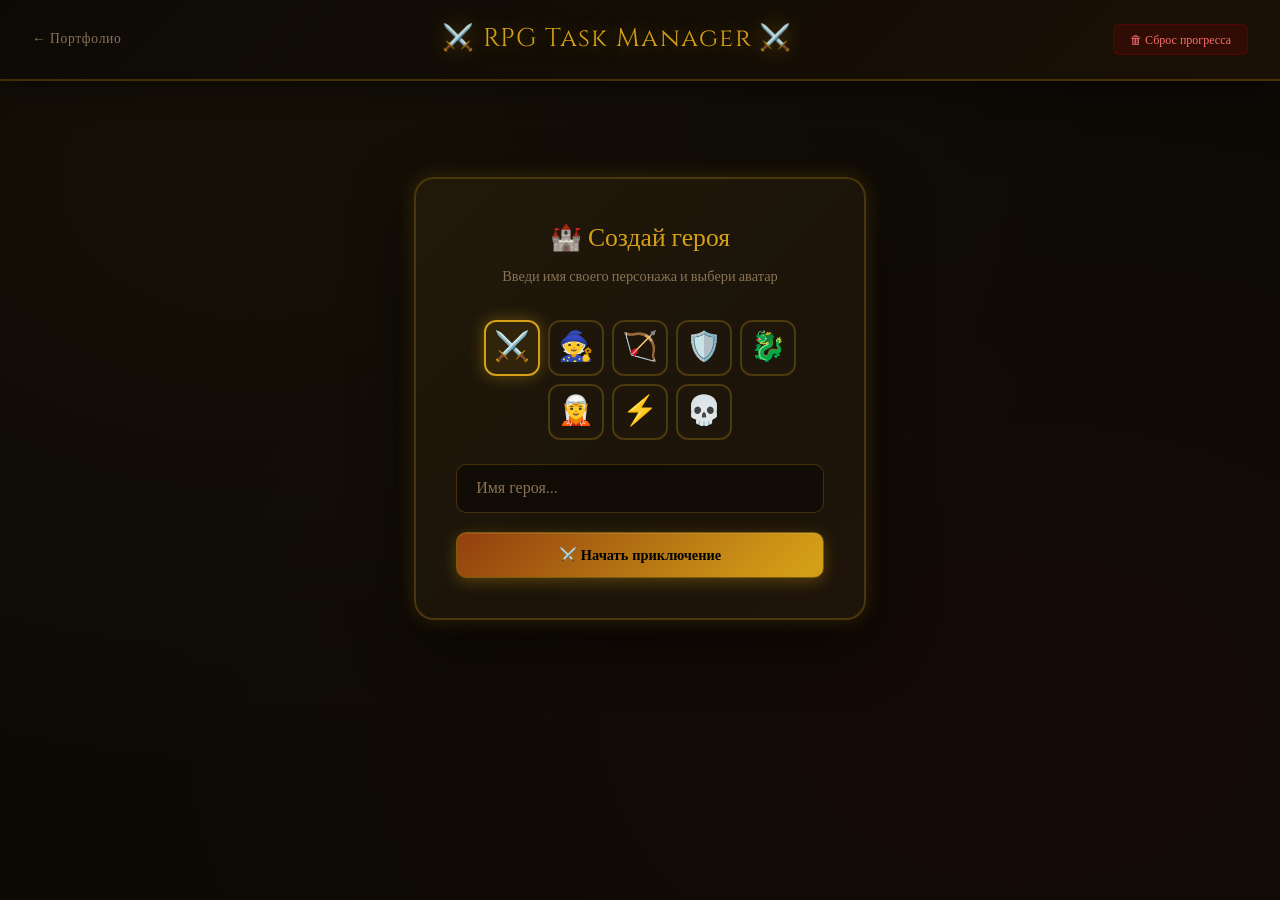
<file: src/rpg/index.html>
<!DOCTYPE html>
<html lang="ru">
<head>
  <meta charset="UTF-8" />
  <meta name="viewport" content="width=device-width, initial-scale=1.0" />
  <title>⚔️ RPG Task Manager</title>
  <link rel="icon" href="data:image/svg+xml,<svg xmlns='http://www.w3.org/2000/svg' viewBox='0 0 100 100'><text y='.9em' font-size='90'>⚔️</text></svg>" />
  <link rel="stylesheet" href="css/style.css" />
</head>
<body>

  <!-- HEADER -->
  <header>
    <a class="back-link" href="../index.html">← Портфолио</a>
    <div class="header-title">⚔️ RPG Task Manager ⚔️</div>
    <button class="reset-btn" id="resetBtn">🗑 Сброс прогресса</button>
  </header>

  <!-- ===== SETUP SCREEN ===== -->
  <div id="setupScreen">
    <div class="setup-card">
      <div class="setup-title">🏰 Создай героя</div>
      <p class="setup-sub">Введи имя своего персонажа и выбери аватар</p>

      <div class="avatar-grid">
        <div class="avatar-opt selected" data-avatar="⚔️">⚔️</div>
        <div class="avatar-opt" data-avatar="🧙">🧙</div>
        <div class="avatar-opt" data-avatar="🏹">🏹</div>
        <div class="avatar-opt" data-avatar="🛡️">🛡️</div>
        <div class="avatar-opt" data-avatar="🐉">🐉</div>
        <div class="avatar-opt" data-avatar="🧝">🧝</div>
        <div class="avatar-opt" data-avatar="⚡">⚡</div>
        <div class="avatar-opt" data-avatar="💀">💀</div>
      </div>

      <form id="setupForm">
        <input class="rpg-input" type="text" id="heroName"
          placeholder="Имя героя..." maxlength="24" autocomplete="off" />
        <button class="rpg-btn" type="submit" style="width:100%">
          ⚔️ Начать приключение
        </button>
      </form>
    </div>
  </div>

  <!-- ===== APP SCREEN ===== -->
  <div id="appScreen" class="hidden">
    <main>

      <!-- CHARACTER CARD -->
      <div class="char-card">
        <div class="char-avatar-wrap">
          <span id="charAvatar">⚔️</span>
        </div>
        <div class="char-info">
          <div class="char-name-row">
            <span class="char-name" id="charName">Герой</span>
            <span class="char-level-badge">Ур. <span id="charLevel">1</span></span>
          </div>
          <div class="xp-label">Опыт до следующего уровня</div>
          <div class="xp-track" role="progressbar" aria-valuemin="0" aria-valuemax="100">
            <div class="xp-fill" id="xpBar" style="width:0%"></div>
          </div>
          <div class="xp-text">
            <span id="charXp">0</span> / <span id="charXpMax">100</span> XP
          </div>
        </div>
      </div>

      <!-- TABS -->
      <div class="tabs-row">
        <button class="tab-btn active" data-tab="tabTasks">📋 Задачи</button>
        <button class="tab-btn" data-tab="tabStats">📊 Статистика</button>
        <button class="tab-btn" data-tab="tabHistory">🏆 История</button>
      </div>

      <!-- ===== TAB: TASKS ===== -->
      <div id="tabTasks">

        <!-- FORM -->
        <div class="form-card">
          <div class="section-header">📝 Новый квест</div>
          <form id="taskForm">
            <input class="rpg-input" type="text" id="taskTitle"
              placeholder="Название задачи..." maxlength="80" autocomplete="off" />
            <textarea class="rpg-input" id="taskDesc"
              placeholder="Описание (необязательно)..." maxlength="200"></textarea>

            <div class="diff-row">
              <button type="button" class="diff-btn" data-diff="easy">🌿 Лёгкая +10 XP</button>
              <button type="button" class="diff-btn selected" data-diff="medium">⚡ Средняя +25 XP</button>
              <button type="button" class="diff-btn" data-diff="hard">🔥 Сложная +50 XP</button>
              <button type="button" class="diff-btn" data-diff="epic">💀 Эпическая +100 XP</button>
            </div>

            <button class="rpg-btn" type="submit">➕ Добавить квест</button>
          </form>
        </div>

        <!-- ACTIVE TASKS -->
        <div class="form-card">
          <div class="section-header">⚡ Активные квесты</div>
          <div class="task-list" id="activeList"></div>
        </div>

        <!-- COMPLETED TASKS -->
        <div class="form-card hidden" id="completedSection">
          <div class="section-header">✅ Выполненные</div>
          <div class="task-list" id="completedList"></div>
        </div>

      </div>

      <!-- ===== TAB: STATS ===== -->
      <div id="tabStats" class="hidden">
        <div class="stats-grid">
          <div class="stat-card">
            <div class="stat-icon">🏆</div>
            <div class="stat-label">Выполнено задач</div>
            <div class="stat-val" id="statCompleted">0</div>
          </div>
          <div class="stat-card">
            <div class="stat-icon">✨</div>
            <div class="stat-label">Всего заработано XP</div>
            <div class="stat-val" id="statXp">0</div>
          </div>
          <div class="stat-card">
            <div class="stat-icon">⚔️</div>
            <div class="stat-label">Текущий уровень</div>
            <div class="stat-val" id="statLevel">1</div>
          </div>
          <div class="stat-card">
            <div class="stat-icon">📅</div>
            <div class="stat-label">Дата создания героя</div>
            <div class="stat-val" style="font-size:1rem" id="statCreated">—</div>
          </div>
        </div>
      </div>

      <!-- ===== TAB: HISTORY ===== -->
      <div id="tabHistory" class="hidden">
        <div class="form-card">
          <div class="section-header">🏆 История выполненных квестов</div>
          <div class="task-list" id="completedList2"></div>
        </div>
      </div>

    </main>
  </div>

  <!-- LEVEL UP OVERLAY -->
  <div id="levelUpOverlay" class="hidden">
    <div class="levelup-card">
      <div class="levelup-text">🎉 ПОВЫШЕНИЕ УРОВНЯ!</div>
      <div class="levelup-num" id="newLevelNum">2</div>
      <div class="levelup-sub">Ты становишься сильнее, герой!</div>
    </div>
  </div>

  <!-- CONFETTI -->
  <div id="confettiWrap"></div>

  <!-- CONFIRM MODAL -->
  <div id="confirmModal" class="hidden">
    <div class="modal-card">
      <div class="modal-title">⚠️ Сброс прогресса</div>
      <p class="modal-text">Всё будет удалено: персонаж, задачи, статистика. Это действие нельзя отменить.</p>
      <div class="modal-btns">
        <button class="modal-btn-cancel" id="cancelReset">Отмена</button>
        <button class="modal-btn-confirm" id="confirmReset">Да, сбросить</button>
      </div>
    </div>
  </div>

  <!-- TOAST CONTAINER -->
  <div id="toastContainer"></div>

  <!-- JS MODULES -->
  <script src="js/storage.js"></script>
  <script src="js/character.js"></script>
  <script src="js/tasks.js"></script>
  <script src="js/app.js"></script>

  <!-- History tab sync -->
  <script>
    // Sync history tab with completed list
    document.querySelector('[data-tab="tabHistory"]').addEventListener('click', () => {
      const list = document.getElementById('completedList2');
      const completed = taskManager.getCompleted();
      if (completed.length === 0) {
        list.innerHTML = '<p class="empty-msg">Ещё нет выполненных квестов. Вперёд, герой! ⚔️</p>';
        return;
      }
      list.innerHTML = completed.map(t => {
        const d = DIFFICULTY[t.difficulty];
        return `<div class="task-card done">
          <div class="task-top">
            <div class="task-body">
              <div class="task-title">${t.title}</div>
              ${t.description ? `<div class="task-desc">${t.description}</div>` : ''}
              <div class="task-meta">✅ ${t.completedAt || '—'}</div>
            </div>
            <div class="task-right">
              <span class="diff-badge" style="background:${d.color}22;color:${d.color};border-color:${d.color}44">
                ${d.icon} ${d.label}
              </span>
              <span class="xp-badge">+${t.xp} XP</span>
            </div>
          </div>
        </div>`;
      }).join('');
    });
  </script>
</body>
</html>
</file>
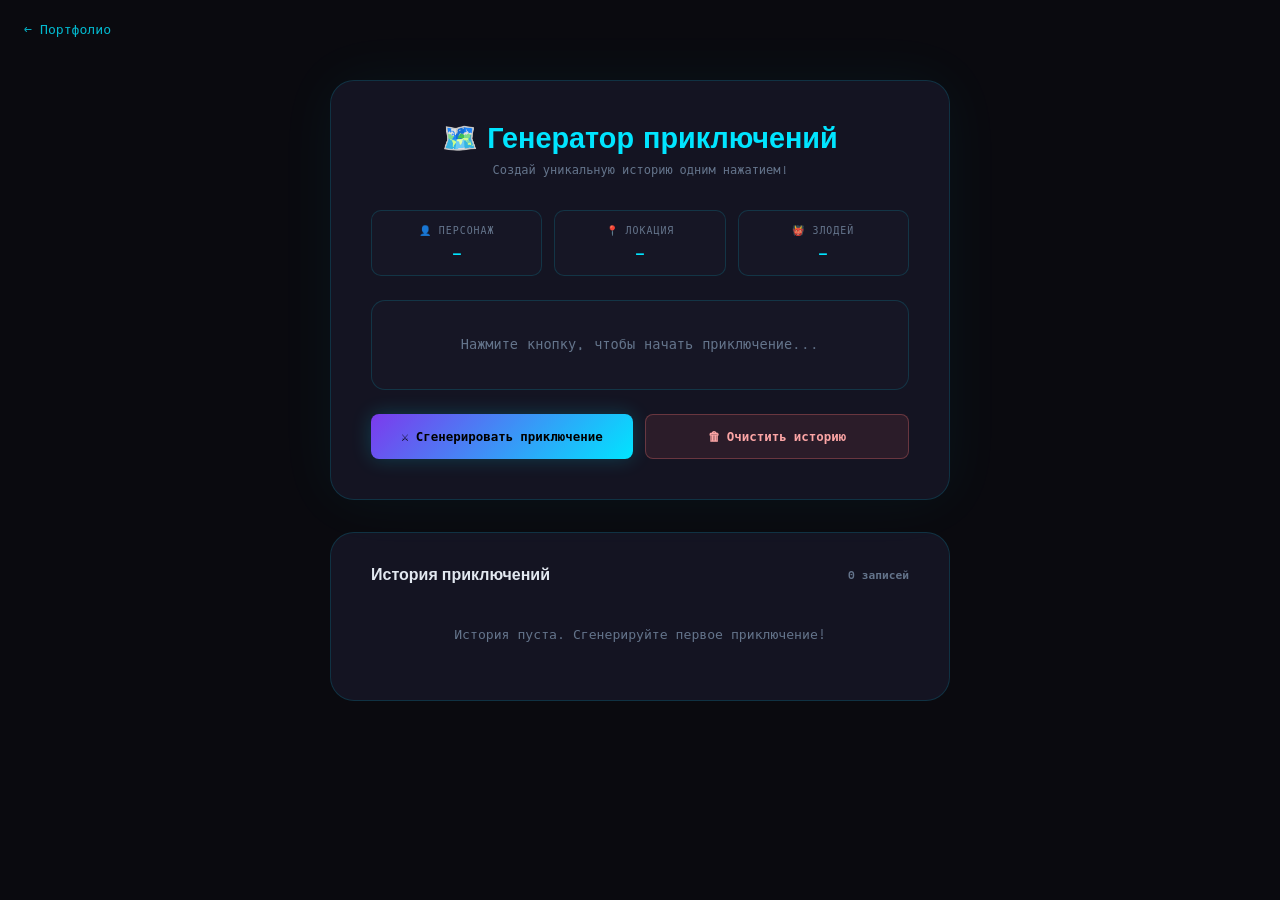
<file: src/games/adventure.html>
<!DOCTYPE html>
<html lang="ru">
<head>
  <meta charset="UTF-8" />
  <meta name="viewport" content="width=device-width, initial-scale=1.0" />
  <title>Генератор приключений — Мини-игры</title>
  <link href="https://fonts.googleapis.com/css2?family=Space+Mono:wght@400;700&family=Syne:wght@700;800&display=swap" rel="stylesheet" />
  <style>
    :root {
      --bg: #0a0a0f; --bg2: #10101a; --bg3: #161625;
      --accent: #00e5ff; --accent2: #7c3aed;
      --text: #e2e8f0; --muted: #64748b;
      --border: rgba(0,229,255,0.15);
      --font-head: 'Syne', sans-serif;
      --font-mono: 'Space Mono', monospace;
    }
    *, *::before, *::after { box-sizing: border-box; margin: 0; padding: 0; }
    body {
      background: var(--bg);
      color: var(--text);
      font-family: var(--font-mono);
      min-height: 100vh;
      padding: 5rem 1.5rem 3rem;
    }
    .back-link {
      position: fixed;
      top: 1.2rem; left: 1.5rem;
      color: var(--accent);
      text-decoration: none;
      font-size: 0.82rem;
      display: flex; align-items: center; gap: 0.4rem;
      opacity: 0.8; transition: opacity 0.2s;
    }
    .back-link:hover { opacity: 1; }

    .container { max-width: 620px; margin: 0 auto; }

    .game-card {
      background: rgba(22,22,37,0.9);
      border: 1px solid var(--border);
      border-radius: 24px;
      padding: 2.5rem;
      margin-bottom: 2rem;
      box-shadow: 0 0 60px rgba(0,229,255,0.05);
    }

    h1 {
      font-family: var(--font-head);
      font-size: 1.8rem;
      font-weight: 800;
      color: var(--accent);
      margin-bottom: 0.3rem;
      text-align: center;
    }
    .subtitle { font-size: 0.75rem; color: var(--muted); text-align: center; margin-bottom: 2rem; }

    .adventure-display {
      background: var(--bg3);
      border: 1px solid var(--border);
      border-radius: 14px;
      padding: 1.5rem;
      margin-bottom: 1.5rem;
      min-height: 90px;
      display: flex;
      align-items: center;
      justify-content: center;
    }
    .adventure-text {
      font-size: 0.95rem;
      color: var(--text);
      line-height: 1.7;
      text-align: center;
    }
    .adventure-text.empty { color: var(--muted); font-size: 0.85rem; }

    .chars-row {
      display: grid;
      grid-template-columns: 1fr 1fr 1fr;
      gap: 0.75rem;
      margin-bottom: 1.5rem;
    }
    .char-box {
      background: var(--bg3);
      border: 1px solid var(--border);
      border-radius: 10px;
      padding: 0.75rem;
      text-align: center;
    }
    .char-label { font-size: 0.62rem; color: var(--muted); text-transform: uppercase; letter-spacing: 0.1em; margin-bottom: 0.3rem; }
    .char-val { font-size: 0.82rem; color: var(--accent); font-weight: 700; min-height: 1.2em; }

    .btn-row { display: flex; gap: 0.75rem; }
    .btn {
      flex: 1;
      padding: 0.75rem 1rem;
      border-radius: 8px;
      font-family: var(--font-mono);
      font-size: 0.78rem;
      font-weight: 700;
      cursor: pointer;
      border: none;
      transition: transform 0.15s, box-shadow 0.15s;
      text-align: center;
    }
    .btn:hover { transform: translateY(-2px); }
    .btn-generate {
      background: linear-gradient(135deg, var(--accent2), var(--accent));
      color: #000;
      box-shadow: 0 0 20px rgba(0,229,255,0.2);
    }
    .btn-clear {
      background: rgba(248,113,113,0.1);
      color: #fca5a5;
      border: 1px solid rgba(248,113,113,0.3);
    }

    /* History */
    .history-card {
      background: rgba(22,22,37,0.9);
      border: 1px solid var(--border);
      border-radius: 24px;
      padding: 2rem 2.5rem;
    }
    .history-title {
      font-family: var(--font-head);
      font-size: 1rem;
      font-weight: 700;
      color: var(--text);
      margin-bottom: 1rem;
      display: flex;
      align-items: center;
      justify-content: space-between;
    }
    .history-count {
      font-size: 0.7rem;
      color: var(--muted);
      font-family: var(--font-mono);
    }
    .history-empty { color: var(--muted); font-size: 0.82rem; text-align: center; padding: 1.5rem 0; }

    .history-list { display: flex; flex-direction: column; gap: 0.75rem; max-height: 360px; overflow-y: auto; }
    .history-list::-webkit-scrollbar { width: 4px; }
    .history-list::-webkit-scrollbar-thumb { background: var(--accent2); border-radius: 2px; }

    .history-item {
      background: var(--bg3);
      border: 1px solid var(--border);
      border-radius: 10px;
      padding: 1rem;
      animation: slideIn 0.3s ease;
    }
    @keyframes slideIn {
      from { opacity: 0; transform: translateY(-8px); }
      to   { opacity: 1; transform: translateY(0); }
    }
    .history-time { font-size: 0.67rem; color: var(--muted); margin-bottom: 0.35rem; }
    .history-text { font-size: 0.82rem; color: var(--text); line-height: 1.6; }
  </style>
</head>
<body>
  <a class="back-link" href="../index.html">← Портфолио</a>

  <div class="container">
    <div class="game-card">
      <h1>🗺️ Генератор приключений</h1>
      <p class="subtitle">Создай уникальную историю одним нажатием!</p>

      <div class="chars-row">
        <div class="char-box">
          <div class="char-label">👤 Персонаж</div>
          <div class="char-val" id="charVal">—</div>
        </div>
        <div class="char-box">
          <div class="char-label">📍 Локация</div>
          <div class="char-val" id="locVal">—</div>
        </div>
        <div class="char-box">
          <div class="char-label">👹 Злодей</div>
          <div class="char-label" style="margin-top:0.2rem"></div>
          <div class="char-val" id="villainVal">—</div>
        </div>
      </div>

      <div class="adventure-display">
        <p class="adventure-text empty" id="adventureText">Нажмите кнопку, чтобы начать приключение...</p>
      </div>

      <div class="btn-row">
        <button class="btn btn-generate" id="generateBtn">⚔️ Сгенерировать приключение</button>
        <button class="btn btn-clear" id="clearBtn">🗑 Очистить историю</button>
      </div>
    </div>

    <div class="history-card">
      <div class="history-title">
        История приключений
        <span class="history-count" id="histCount">0 записей</span>
      </div>
      <div id="historyList"><p class="history-empty">История пуста. Сгенерируйте первое приключение!</p></div>
    </div>
  </div>

  <script>
    const characters = ['рыцарь','маг','вор','лучница','друид','паладин','некромант','берсерк','монах','алхимик'];
    const locations  = ['тёмный лес','заброшенный замок','подводное царство','вулканические пещеры','плавучий город','древние руины','ледяная тундра','небесный остров','зачарованная деревня','туманные горы'];
    const villains   = ['дракон','колдун','гоблин','вампир','демон хаоса','орда гоблинов','призрак короля','ледяной великан','механический голем','тёмный рыцарь'];

    const rand = arr => arr[Math.floor(Math.random() * arr.length)];

    let history = JSON.parse(localStorage.getItem('adventure_history') || '[]');

    renderHistory();

    document.getElementById('generateBtn').addEventListener('click', () => {
      const char    = rand(characters);
      const loc     = rand(locations);
      const villain = rand(villains);
      const text    = `Ваш персонаж — ${char} находится в ${loc} и сражается с ${villain}.`;

      document.getElementById('charVal').textContent    = char;
      document.getElementById('locVal').textContent     = loc;
      document.getElementById('villainVal').textContent = villain;

      const textEl = document.getElementById('adventureText');
      textEl.textContent = text;
      textEl.classList.remove('empty');

      const entry = { text, time: new Date().toLocaleString('ru') };
      history.unshift(entry);
      if (history.length > 20) history.pop();
      localStorage.setItem('adventure_history', JSON.stringify(history));
      renderHistory();
    });

    document.getElementById('clearBtn').addEventListener('click', () => {
      history = [];
      localStorage.removeItem('adventure_history');
      renderHistory();
      document.getElementById('adventureText').textContent = 'Нажмите кнопку, чтобы начать приключение...';
      document.getElementById('adventureText').classList.add('empty');
      document.getElementById('charVal').textContent = '—';
      document.getElementById('locVal').textContent  = '—';
      document.getElementById('villainVal').textContent = '—';
    });

    function renderHistory() {
      const list = document.getElementById('historyList');
      document.getElementById('histCount').textContent = history.length + ' записей';
      if (history.length === 0) {
        list.innerHTML = '<p class="history-empty">История пуста. Сгенерируйте первое приключение!</p>';
        return;
      }
      list.innerHTML = '';
      const ul = document.createElement('div');
      ul.className = 'history-list';
      history.forEach(item => {
        const div = document.createElement('div');
        div.className = 'history-item';
        div.innerHTML = `<div class="history-time">${item.time}</div><div class="history-text">${item.text}</div>`;
        ul.appendChild(div);
      });
      list.appendChild(ul);
    }
  </script>
</body>
</html>
</file>
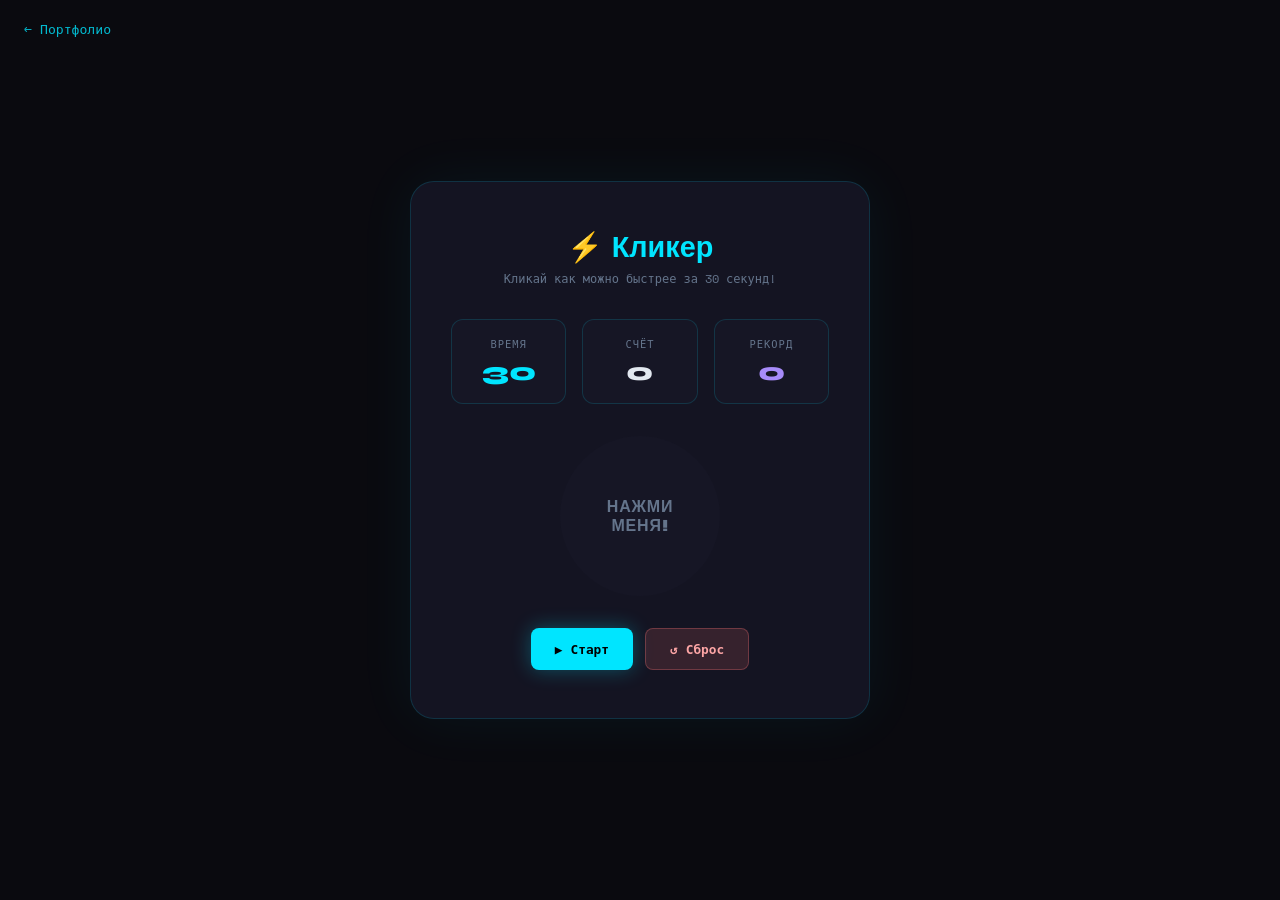
<file: src/games/clicker.html>
<!DOCTYPE html>
<html lang="ru">
<head>
  <meta charset="UTF-8" />
  <meta name="viewport" content="width=device-width, initial-scale=1.0" />
  <title>Кликер — Мини-игры</title>
  <link href="https://fonts.googleapis.com/css2?family=Space+Mono:wght@400;700&family=Syne:wght@700;800&display=swap" rel="stylesheet" />
  <style>
    :root {
      --bg: #0a0a0f; --bg2: #10101a; --bg3: #161625;
      --accent: #00e5ff; --accent2: #7c3aed;
      --text: #e2e8f0; --muted: #64748b;
      --border: rgba(0,229,255,0.15);
      --font-head: 'Syne', sans-serif;
      --font-mono: 'Space Mono', monospace;
    }
    *, *::before, *::after { box-sizing: border-box; margin: 0; padding: 0; }
    body {
      background: var(--bg);
      color: var(--text);
      font-family: var(--font-mono);
      min-height: 100vh;
      display: flex;
      flex-direction: column;
      align-items: center;
      justify-content: center;
      padding: 2rem;
    }

    .back-link {
      position: fixed;
      top: 1.2rem; left: 1.5rem;
      color: var(--accent);
      text-decoration: none;
      font-size: 0.82rem;
      display: flex;
      align-items: center;
      gap: 0.4rem;
      opacity: 0.8;
      transition: opacity 0.2s;
    }
    .back-link:hover { opacity: 1; }

    .game-card {
      background: rgba(22,22,37,0.9);
      border: 1px solid var(--border);
      border-radius: 24px;
      padding: 3rem 2.5rem;
      width: 100%;
      max-width: 460px;
      text-align: center;
      box-shadow: 0 0 60px rgba(0,229,255,0.06);
    }

    h1 {
      font-family: var(--font-head);
      font-size: 1.8rem;
      font-weight: 800;
      color: var(--accent);
      margin-bottom: 0.3rem;
    }
    .subtitle { font-size: 0.75rem; color: var(--muted); margin-bottom: 2rem; }

    .stats {
      display: grid;
      grid-template-columns: 1fr 1fr 1fr;
      gap: 1rem;
      margin-bottom: 2rem;
    }
    .stat-box {
      background: var(--bg3);
      border: 1px solid var(--border);
      border-radius: 12px;
      padding: 1rem 0.5rem;
    }
    .stat-label { font-size: 0.65rem; color: var(--muted); text-transform: uppercase; letter-spacing: 0.1em; margin-bottom: 0.3rem; }
    .stat-val { font-family: var(--font-head); font-size: 1.6rem; font-weight: 800; color: var(--text); }
    #timerVal { color: var(--accent); }
    #recordVal { color: #a78bfa; }

    .click-btn {
      width: 160px; height: 160px;
      border-radius: 50%;
      background: linear-gradient(135deg, var(--accent2), var(--accent));
      border: none;
      cursor: pointer;
      font-family: var(--font-head);
      font-size: 1rem;
      font-weight: 800;
      color: #000;
      letter-spacing: 0.05em;
      transition: transform 0.08s, box-shadow 0.15s;
      box-shadow: 0 0 40px rgba(0,229,255,0.3);
      position: relative;
      overflow: hidden;
      margin-bottom: 2rem;
    }
    .click-btn:active { transform: scale(0.93); }
    .click-btn:disabled {
      background: var(--bg3);
      color: var(--muted);
      cursor: not-allowed;
      box-shadow: none;
    }
    .click-btn.flash { animation: flash 0.1s ease; }
    @keyframes flash {
      0%   { box-shadow: 0 0 40px rgba(0,229,255,0.3); }
      50%  { box-shadow: 0 0 80px rgba(0,229,255,0.8), 0 0 120px rgba(124,58,237,0.5); }
      100% { box-shadow: 0 0 40px rgba(0,229,255,0.3); }
    }

    .btn-row { display: flex; gap: 0.75rem; justify-content: center; }
    .btn {
      padding: 0.65rem 1.5rem;
      border-radius: 8px;
      font-family: var(--font-mono);
      font-size: 0.8rem;
      font-weight: 700;
      cursor: pointer;
      border: none;
      transition: transform 0.15s, box-shadow 0.15s;
    }
    .btn:hover { transform: translateY(-2px); }
    .btn-reset {
      background: rgba(248,113,113,0.15);
      color: #fca5a5;
      border: 1px solid rgba(248,113,113,0.3);
    }
    .btn-start {
      background: var(--accent);
      color: #000;
      box-shadow: 0 0 20px rgba(0,229,255,0.3);
    }

    .result-msg {
      margin-top: 1.5rem;
      padding: 1rem;
      border-radius: 10px;
      background: rgba(0,229,255,0.08);
      border: 1px solid rgba(0,229,255,0.25);
      color: var(--accent);
      font-size: 0.9rem;
      display: none;
    }
    .result-msg.show { display: block; }

    /* floating +1 */
    .plus-one {
      position: fixed;
      font-family: var(--font-head);
      font-size: 1.5rem;
      font-weight: 800;
      color: var(--accent);
      pointer-events: none;
      animation: floatUp 0.7s ease forwards;
      z-index: 999;
    }
    @keyframes floatUp {
      0%   { opacity: 1; transform: translateY(0) scale(1); }
      100% { opacity: 0; transform: translateY(-60px) scale(1.4); }
    }
  </style>
</head>
<body>
  <a class="back-link" href="../index.html">← Портфолио</a>

  <div class="game-card">
    <h1>⚡ Кликер</h1>
    <p class="subtitle">Кликай как можно быстрее за 30 секунд!</p>

    <div class="stats">
      <div class="stat-box">
        <div class="stat-label">Время</div>
        <div class="stat-val" id="timerVal">30</div>
      </div>
      <div class="stat-box">
        <div class="stat-label">Счёт</div>
        <div class="stat-val" id="scoreVal">0</div>
      </div>
      <div class="stat-box">
        <div class="stat-label">Рекорд</div>
        <div class="stat-val" id="recordVal">0</div>
      </div>
    </div>

    <button class="click-btn" id="clickBtn" disabled>НАЖМИ<br>МЕНЯ!</button>

    <div class="btn-row">
      <button class="btn btn-start" id="startBtn">▶ Старт</button>
      <button class="btn btn-reset" id="resetBtn">↺ Сброс</button>
    </div>

    <div class="result-msg" id="resultMsg"></div>
  </div>

  <script>
    let score = 0, timeLeft = 30, timer = null, running = false;
    const scoreEl  = document.getElementById('scoreVal');
    const timerEl  = document.getElementById('timerVal');
    const recordEl = document.getElementById('recordVal');
    const clickBtn = document.getElementById('clickBtn');
    const startBtn = document.getElementById('startBtn');
    const resetBtn = document.getElementById('resetBtn');
    const resultMsg = document.getElementById('resultMsg');

    let record = parseInt(localStorage.getItem('clicker_record') || '0');
    recordEl.textContent = record;

    startBtn.addEventListener('click', () => {
      if (running) return;
      score = 0; timeLeft = 30;
      scoreEl.textContent = 0;
      timerEl.textContent = 30;
      resultMsg.classList.remove('show');
      running = true;
      clickBtn.disabled = false;
      startBtn.disabled = true;

      timer = setInterval(() => {
        timeLeft--;
        timerEl.textContent = timeLeft;
        if (timeLeft <= 0) endGame();
      }, 1000);
    });

    clickBtn.addEventListener('click', (e) => {
      if (!running) return;
      score++;
      scoreEl.textContent = score;
      clickBtn.classList.remove('flash');
      void clickBtn.offsetWidth;
      clickBtn.classList.add('flash');
      spawnFloat(e.clientX, e.clientY);
    });

    resetBtn.addEventListener('click', () => {
      clearInterval(timer);
      running = false;
      score = 0; timeLeft = 30;
      scoreEl.textContent = 0;
      timerEl.textContent = 30;
      clickBtn.disabled = true;
      startBtn.disabled = false;
      resultMsg.classList.remove('show');
    });

    function endGame() {
      clearInterval(timer);
      running = false;
      clickBtn.disabled = true;
      startBtn.disabled = false;
      if (score > record) {
        record = score;
        localStorage.setItem('clicker_record', record);
        recordEl.textContent = record;
        resultMsg.textContent = `🏆 Новый рекорд! Вы набрали ${score} очков!`;
      } else {
        resultMsg.textContent = `✅ Игра окончена! Вы набрали ${score} очков. Рекорд: ${record}`;
      }
      resultMsg.classList.add('show');
    }

    function spawnFloat(x, y) {
      const el = document.createElement('div');
      el.className = 'plus-one';
      el.textContent = '+1';
      el.style.left = (x - 10) + 'px';
      el.style.top  = (y - 20) + 'px';
      document.body.appendChild(el);
      setTimeout(() => el.remove(), 700);
    }
  </script>
</body>
</html>
</file>
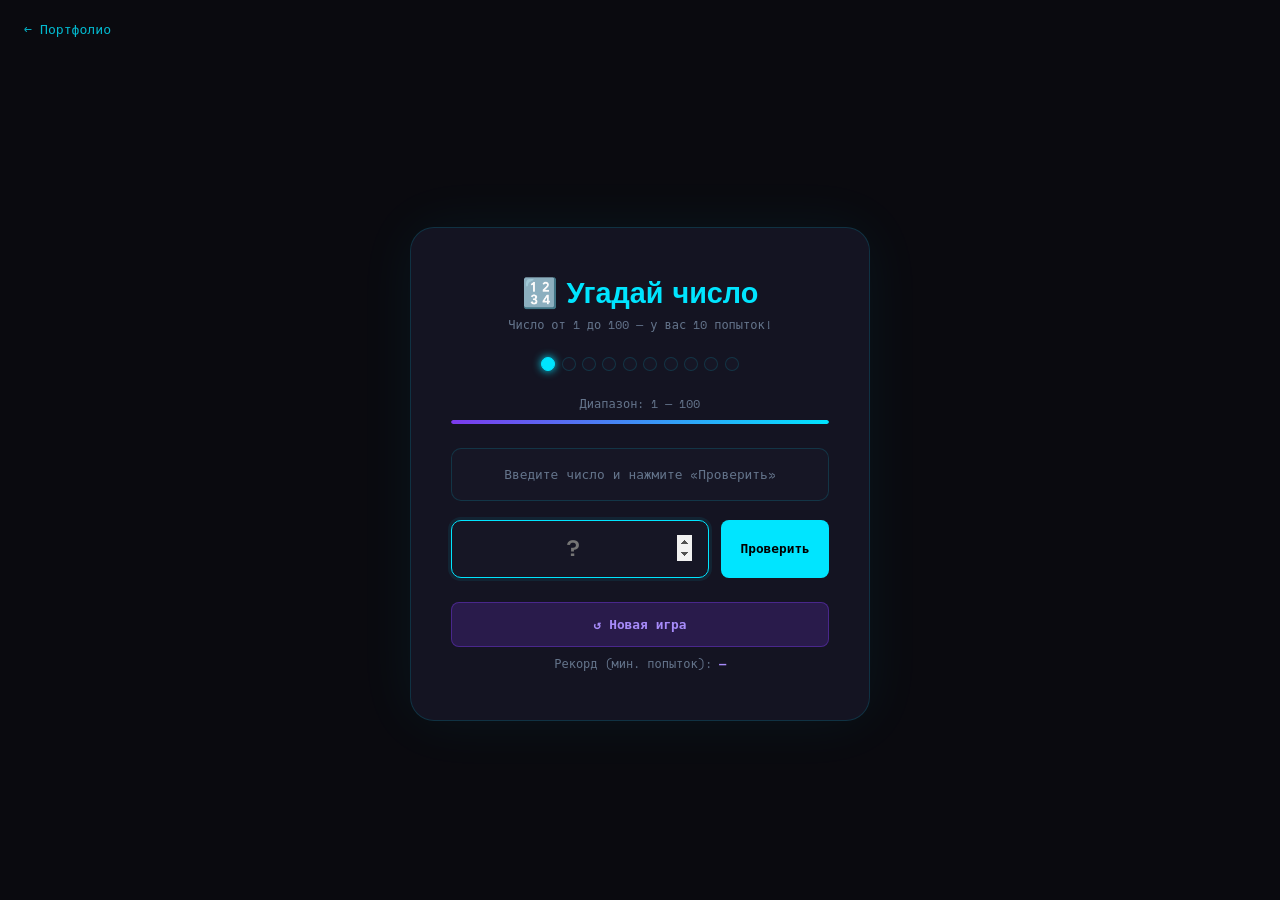
<file: src/games/guess.html>
<!DOCTYPE html>
<html lang="ru">
<head>
  <meta charset="UTF-8" />
  <meta name="viewport" content="width=device-width, initial-scale=1.0" />
  <title>Угадай число — Мини-игры</title>
  <link href="https://fonts.googleapis.com/css2?family=Space+Mono:wght@400;700&family=Syne:wght@700;800&display=swap" rel="stylesheet" />
  <style>
    :root {
      --bg: #0a0a0f; --bg2: #10101a; --bg3: #161625;
      --accent: #00e5ff; --accent2: #7c3aed;
      --text: #e2e8f0; --muted: #64748b;
      --border: rgba(0,229,255,0.15);
      --font-head: 'Syne', sans-serif;
      --font-mono: 'Space Mono', monospace;
    }
    *, *::before, *::after { box-sizing: border-box; margin: 0; padding: 0; }
    body {
      background: var(--bg);
      color: var(--text);
      font-family: var(--font-mono);
      min-height: 100vh;
      display: flex;
      flex-direction: column;
      align-items: center;
      justify-content: center;
      padding: 5rem 1.5rem 2rem;
    }
    .back-link {
      position: fixed; top: 1.2rem; left: 1.5rem;
      color: var(--accent); text-decoration: none; font-size: 0.82rem;
      display: flex; align-items: center; gap: 0.4rem;
      opacity: 0.8; transition: opacity 0.2s;
    }
    .back-link:hover { opacity: 1; }

    .game-card {
      background: rgba(22,22,37,0.9);
      border: 1px solid var(--border);
      border-radius: 24px;
      padding: 3rem 2.5rem;
      width: 100%;
      max-width: 460px;
      text-align: center;
      box-shadow: 0 0 60px rgba(0,229,255,0.06);
    }

    h1 { font-family: var(--font-head); font-size: 1.8rem; font-weight: 800; color: var(--accent); margin-bottom: 0.3rem; }
    .subtitle { font-size: 0.75rem; color: var(--muted); margin-bottom: 1.5rem; }

    .attempts-bar {
      display: flex;
      gap: 0.4rem;
      justify-content: center;
      margin-bottom: 1.5rem;
      flex-wrap: wrap;
    }
    .attempt-dot {
      width: 14px; height: 14px;
      border-radius: 50%;
      background: var(--bg3);
      border: 1px solid var(--border);
      transition: background 0.3s;
    }
    .attempt-dot.used { background: #f87171; border-color: #f87171; }
    .attempt-dot.current { background: var(--accent); border-color: var(--accent); box-shadow: 0 0 8px var(--accent); }

    .range-hint {
      font-size: 0.75rem;
      color: var(--muted);
      margin-bottom: 0.5rem;
    }
    .range-bar {
      height: 4px;
      background: var(--bg3);
      border-radius: 2px;
      margin-bottom: 1.5rem;
      position: relative;
      overflow: hidden;
    }
    .range-fill {
      height: 100%;
      background: linear-gradient(90deg, var(--accent2), var(--accent));
      border-radius: 2px;
      transition: left 0.4s, right 0.4s;
      position: absolute;
    }

    .input-group {
      display: flex;
      gap: 0.75rem;
      margin-bottom: 1.5rem;
    }
    .num-input {
      flex: 1;
      background: var(--bg3);
      border: 1px solid var(--border);
      border-radius: 10px;
      padding: 0.9rem 1rem;
      color: var(--text);
      font-family: var(--font-head);
      font-size: 1.4rem;
      font-weight: 700;
      text-align: center;
      outline: none;
      transition: border-color 0.2s, box-shadow 0.2s;
    }
    .num-input:focus {
      border-color: var(--accent);
      box-shadow: 0 0 0 3px rgba(0,229,255,0.08);
    }
    .num-input:disabled { opacity: 0.4; cursor: not-allowed; }

    .btn {
      padding: 0.75rem 1.2rem;
      border-radius: 8px;
      font-family: var(--font-mono);
      font-size: 0.8rem;
      font-weight: 700;
      cursor: pointer;
      border: none;
      transition: transform 0.15s;
    }
    .btn:hover:not(:disabled) { transform: translateY(-2px); }
    .btn:disabled { opacity: 0.4; cursor: not-allowed; }
    .btn-check { background: var(--accent); color: #000; }
    .btn-new {
      background: rgba(124,58,237,0.2);
      color: #a78bfa;
      border: 1px solid rgba(124,58,237,0.4);
    }

    .message {
      padding: 1rem;
      border-radius: 10px;
      font-size: 0.9rem;
      margin-bottom: 1.2rem;
      min-height: 3rem;
      display: flex;
      align-items: center;
      justify-content: center;
      transition: all 0.3s;
    }
    .msg-too-low  { background: rgba(251,191,36,0.1); border: 1px solid rgba(251,191,36,0.3); color: #fcd34d; }
    .msg-too-high { background: rgba(99,179,237,0.1); border: 1px solid rgba(99,179,237,0.3); color: #93c5fd; }
    .msg-win      { background: rgba(16,185,129,0.1); border: 1px solid rgba(16,185,129,0.3); color: #6ee7b7; }
    .msg-lose     { background: rgba(248,113,113,0.1); border: 1px solid rgba(248,113,113,0.3); color: #fca5a5; }
    .msg-empty    { background: var(--bg3); border: 1px solid var(--border); color: var(--muted); font-size: 0.8rem; }

    .record-line {
      font-size: 0.75rem;
      color: var(--muted);
      margin-top: 0.5rem;
    }
    .record-line span { color: #a78bfa; font-weight: 700; }

    /* shake animation */
    @keyframes shake {
      0%,100%{ transform:translateX(0) }
      20%{ transform:translateX(-8px) }
      40%{ transform:translateX(8px) }
      60%{ transform:translateX(-5px) }
      80%{ transform:translateX(5px) }
    }
    .shake { animation: shake 0.4s ease; }
  </style>
</head>
<body>
  <a class="back-link" href="../index.html">← Портфолио</a>

  <div class="game-card">
    <h1>🔢 Угадай число</h1>
    <p class="subtitle">Число от 1 до 100 — у вас 10 попыток!</p>

    <div class="attempts-bar" id="attemptsBar"></div>

    <div class="range-hint" id="rangeHint">Диапазон: 1 — 100</div>
    <div class="range-bar">
      <div class="range-fill" id="rangeFill" style="left:0%;right:0%"></div>
    </div>

    <div class="message msg-empty" id="message">Введите число и нажмите «Проверить»</div>

    <div class="input-group">
      <input class="num-input" type="number" id="numInput" min="1" max="100" placeholder="?" />
      <button class="btn btn-check" id="checkBtn">Проверить</button>
    </div>

    <button class="btn btn-new" id="newGameBtn" style="width:100%">↺ Новая игра</button>

    <p class="record-line">Рекорд (мин. попыток): <span id="recordEl">—</span></p>
  </div>

  <script>
    const MAX_ATTEMPTS = 10;
    let secret, attempts, low, high, gameOver;

    const attemptsBar = document.getElementById('attemptsBar');
    const messageEl   = document.getElementById('message');
    const numInput    = document.getElementById('numInput');
    const checkBtn    = document.getElementById('checkBtn');
    const newGameBtn  = document.getElementById('newGameBtn');
    const rangeHint   = document.getElementById('rangeHint');
    const rangeFill   = document.getElementById('rangeFill');
    const recordEl    = document.getElementById('recordEl');

    let record = parseInt(localStorage.getItem('guess_record') || '0');
    recordEl.textContent = record > 0 ? record + ' попыток' : '—';

    startGame();

    function startGame() {
      secret   = Math.floor(Math.random() * 100) + 1;
      attempts = 0;
      low = 1; high = 100;
      gameOver = false;

      numInput.disabled  = false;
      numInput.value     = '';
      checkBtn.disabled  = false;

      setMessage('msg-empty', 'Введите число и нажмите «Проверить»');
      updateRange(1, 100);
      renderDots();
      numInput.focus();
    }

    checkBtn.addEventListener('click', check);
    numInput.addEventListener('keydown', e => { if (e.key === 'Enter') check(); });
    newGameBtn.addEventListener('click', startGame);

    function check() {
      if (gameOver) return;
      const val = parseInt(numInput.value);
      if (isNaN(val) || val < 1 || val > 100) {
        numInput.classList.remove('shake');
        void numInput.offsetWidth;
        numInput.classList.add('shake');
        setMessage('msg-empty', '⚠️ Введите число от 1 до 100');
        return;
      }

      attempts++;
      renderDots();
      numInput.value = '';

      if (val === secret) {
        gameOver = true;
        numInput.disabled = true;
        checkBtn.disabled = true;
        const used = attempts;
        if (record === 0 || used < record) {
          record = used;
          localStorage.setItem('guess_record', record);
          recordEl.textContent = record + ' попыток';
          setMessage('msg-win', `🏆 Новый рекорд! Угадали за ${used} попыток! Число было ${secret}.`);
        } else {
          setMessage('msg-win', `🎉 Угадали за ${used} попыток! Число было ${secret}.`);
        }
      } else if (attempts >= MAX_ATTEMPTS) {
        gameOver = true;
        numInput.disabled = true;
        checkBtn.disabled = true;
        setMessage('msg-lose', `💀 Попытки закончились! Загаданное число: ${secret}.`);
      } else if (val < secret) {
        low = Math.max(low, val + 1);
        updateRange(low, high);
        setMessage('msg-too-low', `📈 Слишком мало! Осталось попыток: ${MAX_ATTEMPTS - attempts}`);
      } else {
        high = Math.min(high, val - 1);
        updateRange(low, high);
        setMessage('msg-too-high', `📉 Слишком много! Осталось попыток: ${MAX_ATTEMPTS - attempts}`);
      }
    }

    function setMessage(cls, text) {
      messageEl.className = 'message ' + cls;
      messageEl.textContent = text;
    }

    function renderDots() {
      attemptsBar.innerHTML = '';
      for (let i = 0; i < MAX_ATTEMPTS; i++) {
        const dot = document.createElement('div');
        dot.className = 'attempt-dot';
        if (i < attempts) dot.classList.add('used');
        else if (i === attempts && !gameOver) dot.classList.add('current');
        attemptsBar.appendChild(dot);
      }
    }

    function updateRange(lo, hi) {
      rangeHint.textContent = `Диапазон: ${lo} — ${hi}`;
      const leftPct  = ((lo - 1) / 99 * 100).toFixed(1);
      const rightPct = ((100 - hi) / 99 * 100).toFixed(1);
      rangeFill.style.left  = leftPct + '%';
      rangeFill.style.right = rightPct + '%';
    }
  </script>
</body>
</html>
</file>
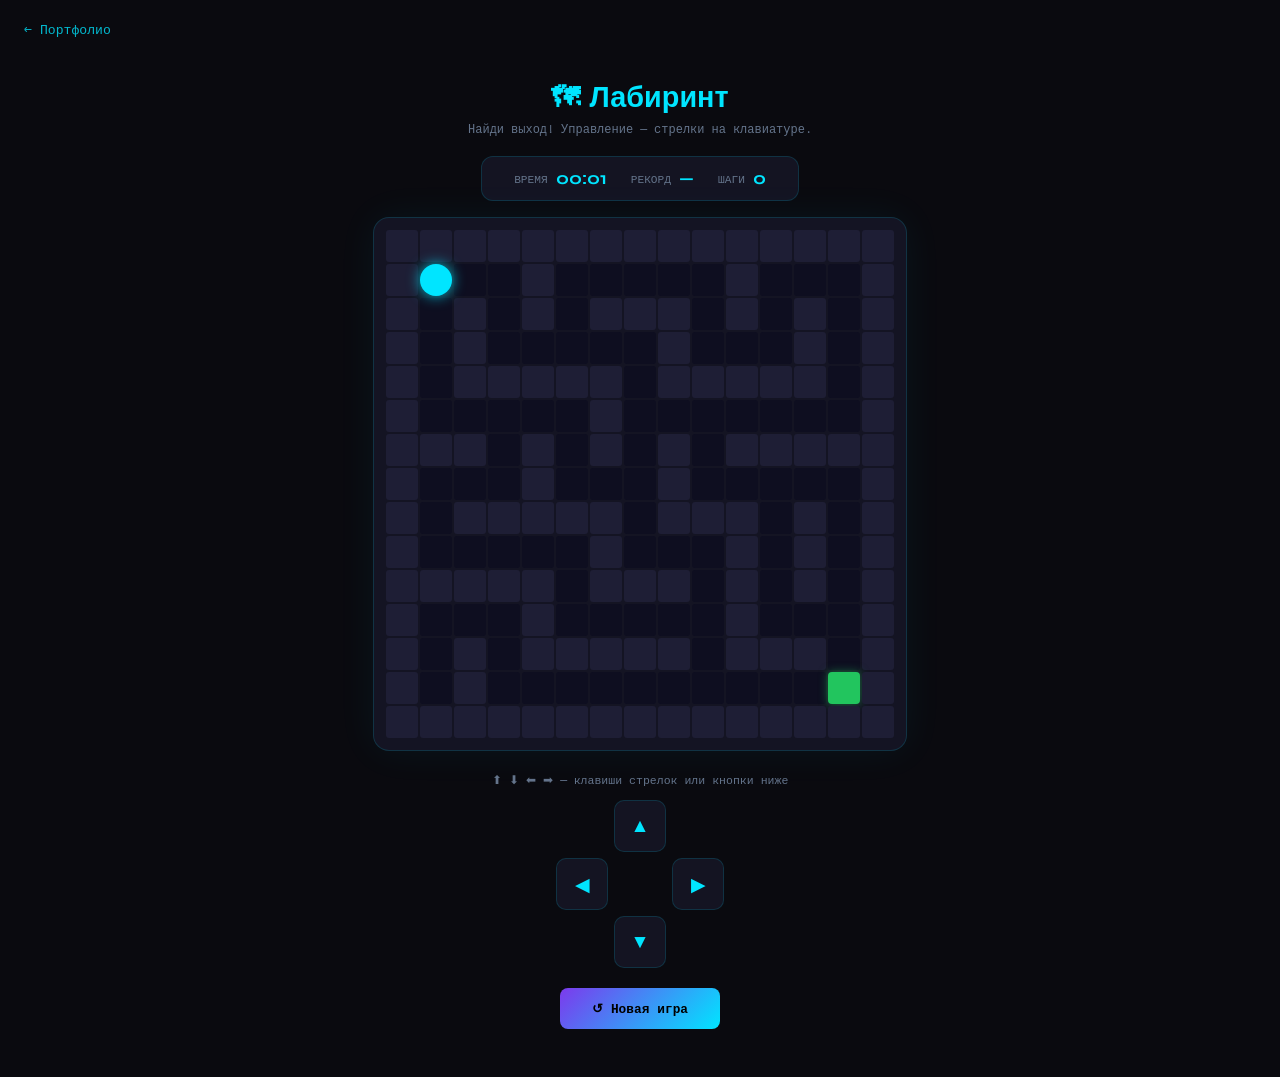
<file: src/games/maze.html>
<!DOCTYPE html>
<html lang="ru">
<head>
  <meta charset="UTF-8" />
  <meta name="viewport" content="width=device-width, initial-scale=1.0" />
  <title>Лабиринт — Мини-игры</title>
  <link href="https://fonts.googleapis.com/css2?family=Space+Mono:wght@400;700&family=Syne:wght@700;800&display=swap" rel="stylesheet" />
  <style>
    :root {
      --bg: #0a0a0f; --bg3: #161625;
      --accent: #00e5ff; --accent2: #7c3aed;
      --text: #e2e8f0; --muted: #64748b;
      --border: rgba(0,229,255,0.15);
      --wall: #1e1e35; --path: #0e0e20;
      --player: #00e5ff; --exit: #22c55e;
      --font-head: 'Syne', sans-serif;
      --font-mono: 'Space Mono', monospace;
    }
    *, *::before, *::after { box-sizing: border-box; margin: 0; padding: 0; }
    body {
      background: var(--bg); color: var(--text);
      font-family: var(--font-mono);
      min-height: 100vh; display: flex; flex-direction: column;
      align-items: center; padding: 5rem 1rem 3rem;
    }
    .back-link {
      position: fixed; top: 1.2rem; left: 1.5rem;
      color: var(--accent); text-decoration: none; font-size: 0.82rem;
      display: flex; align-items: center; gap: 0.4rem; opacity: 0.8;
    }
    .back-link:hover { opacity: 1; }

    h1 { font-family: var(--font-head); font-size: 1.8rem; font-weight: 800; color: var(--accent); margin-bottom: 0.3rem; text-align: center; }
    .subtitle { font-size: 0.75rem; color: var(--muted); text-align: center; margin-bottom: 1.2rem; }

    .hud {
      display: flex; gap: 1.5rem; margin-bottom: 1rem;
      background: rgba(22,22,37,0.9); border: 1px solid var(--border);
      border-radius: 12px; padding: 0.7rem 2rem;
      font-size: 0.85rem;
    }
    .hud-item { display: flex; align-items: center; gap: 0.5rem; }
    .hud-label { color: var(--muted); font-size: 0.7rem; text-transform: uppercase; }
    .hud-val { font-family: var(--font-head); font-size: 1.1rem; font-weight: 700; color: var(--accent); }

    /* Maze grid */
    .maze-wrap {
      position: relative;
      background: rgba(22,22,37,0.95);
      border: 1px solid var(--border);
      border-radius: 16px;
      padding: 12px;
      margin-bottom: 1.2rem;
      box-shadow: 0 0 40px rgba(0,229,255,0.06);
    }

    #maze {
      display: grid;
      gap: 2px;
    }

    .cell {
      border-radius: 3px;
      transition: background 0.1s;
    }
    .cell.wall  { background: var(--wall); }
    .cell.path  { background: var(--path); }
    .cell.exit  { background: var(--exit); box-shadow: 0 0 10px rgba(34,197,94,0.5); border-radius: 4px; }
    .cell.player {
      background: var(--player);
      box-shadow: 0 0 14px rgba(0,229,255,0.8);
      border-radius: 50%;
      z-index: 2;
    }
    .cell.visited { background: rgba(124,58,237,0.15); }

    /* Win overlay */
    .win-overlay {
      position: absolute; inset: 0;
      background: rgba(10,10,15,0.85);
      border-radius: 14px;
      display: none;
      flex-direction: column;
      align-items: center;
      justify-content: center;
      gap: 1rem;
      backdrop-filter: blur(4px);
    }
    .win-overlay.show { display: flex; }
    .win-title { font-family: var(--font-head); font-size: 2rem; font-weight: 800; color: var(--exit); }
    .win-time  { color: var(--muted); font-size: 0.85rem; }
    .win-record { color: #a78bfa; font-size: 0.82rem; }

    .controls-hint {
      font-size: 0.72rem; color: var(--muted); text-align: center; margin-bottom: 0.8rem;
    }

    /* Mobile controls */
    .dpad {
      display: grid;
      grid-template-areas: ". up ." "left . right" ". down .";
      gap: 6px;
      margin-bottom: 1.2rem;
    }
    .dpad-btn {
      width: 52px; height: 52px;
      background: rgba(22,22,37,0.9);
      border: 1px solid var(--border);
      border-radius: 10px;
      color: var(--accent);
      font-size: 1.2rem;
      cursor: pointer;
      display: flex; align-items: center; justify-content: center;
      transition: background 0.15s, transform 0.1s;
      user-select: none;
    }
    .dpad-btn:active { background: rgba(0,229,255,0.1); transform: scale(0.9); }
    .dpad-up    { grid-area: up; }
    .dpad-left  { grid-area: left; }
    .dpad-right { grid-area: right; }
    .dpad-down  { grid-area: down; }

    .btn-row { display: flex; gap: 0.75rem; justify-content: center; }
    .btn {
      padding: 0.7rem 2rem; border-radius: 8px;
      font-family: var(--font-mono); font-size: 0.8rem; font-weight: 700;
      cursor: pointer; border: none; transition: transform 0.15s;
    }
    .btn:hover { transform: translateY(-2px); }
    .btn-new { background: linear-gradient(135deg, var(--accent2), var(--accent)); color: #000; }
  </style>
</head>
<body>
  <a class="back-link" href="../index.html">← Портфолио</a>

  <h1>🗺 Лабиринт</h1>
  <p class="subtitle">Найди выход! Управление — стрелки на клавиатуре.</p>

  <div class="hud">
    <div class="hud-item"><span class="hud-label">Время</span><span class="hud-val" id="timerEl">00:00</span></div>
    <div class="hud-item"><span class="hud-label">Рекорд</span><span class="hud-val" id="recordEl">—</span></div>
    <div class="hud-item"><span class="hud-label">Шаги</span><span class="hud-val" id="stepsEl">0</span></div>
  </div>

  <div class="maze-wrap">
    <div id="maze"></div>
    <div class="win-overlay" id="winOverlay">
      <div class="win-title">🎉 Выход найден!</div>
      <div class="win-time" id="winTime"></div>
      <div class="win-record" id="winRecord"></div>
    </div>
  </div>

  <div class="controls-hint">⬆ ⬇ ⬅ ➡ — клавиши стрелок или кнопки ниже</div>

  <div class="dpad">
    <button class="dpad-btn dpad-up"    data-dir="up">▲</button>
    <button class="dpad-btn dpad-left"  data-dir="left">◀</button>
    <button class="dpad-btn dpad-right" data-dir="right">▶</button>
    <button class="dpad-btn dpad-down"  data-dir="down">▼</button>
  </div>

  <div class="btn-row">
    <button class="btn btn-new" id="newGameBtn">↺ Новая игра</button>
  </div>

  <script>
    // 1 = wall, 0 = path
    // 15x15 fixed maze. S = start (top-left area), E = exit (bottom-right area)
    const ROWS = 15, COLS = 15;
    const MAZE_MAP = [
      [1,1,1,1,1,1,1,1,1,1,1,1,1,1,1],
      [1,0,0,0,1,0,0,0,0,0,1,0,0,0,1],
      [1,0,1,0,1,0,1,1,1,0,1,0,1,0,1],
      [1,0,1,0,0,0,0,0,1,0,0,0,1,0,1],
      [1,0,1,1,1,1,1,0,1,1,1,1,1,0,1],
      [1,0,0,0,0,0,1,0,0,0,0,0,0,0,1],
      [1,1,1,0,1,0,1,0,1,0,1,1,1,1,1],
      [1,0,0,0,1,0,0,0,1,0,0,0,0,0,1],
      [1,0,1,1,1,1,1,0,1,1,1,0,1,0,1],
      [1,0,0,0,0,0,1,0,0,0,1,0,1,0,1],
      [1,1,1,1,1,0,1,1,1,0,1,0,1,0,1],
      [1,0,0,0,1,0,0,0,0,0,1,0,0,0,1],
      [1,0,1,0,1,1,1,1,1,0,1,1,1,0,1],
      [1,0,1,0,0,0,0,0,0,0,0,0,0,0,1],
      [1,1,1,1,1,1,1,1,1,1,1,1,1,1,1],
    ];

    const START = { r: 1, c: 1 };
    const EXIT  = { r: 13, c: 13 };

    let player = { ...START };
    let steps = 0, seconds = 0, timerInterval = null, running = false;
    let visited = new Set();

    const mazeEl   = document.getElementById('maze');
    const timerEl  = document.getElementById('timerEl');
    const stepsEl  = document.getElementById('stepsEl');
    const recordEl = document.getElementById('recordEl');
    const winOverlay = document.getElementById('winOverlay');

    const CELL_SIZE = Math.min(32, Math.floor((Math.min(window.innerWidth - 60, 520)) / COLS));

    let record = parseInt(localStorage.getItem('maze_record') || '0');
    recordEl.textContent = record > 0 ? formatTime(record) : '—';

    function buildMaze() {
      mazeEl.innerHTML = '';
      mazeEl.style.gridTemplateColumns = `repeat(${COLS}, ${CELL_SIZE}px)`;
      mazeEl.style.gridTemplateRows    = `repeat(${ROWS}, ${CELL_SIZE}px)`;

      for (let r = 0; r < ROWS; r++) {
        for (let c = 0; c < COLS; c++) {
          const div = document.createElement('div');
          div.classList.add('cell');
          div.style.width  = CELL_SIZE + 'px';
          div.style.height = CELL_SIZE + 'px';
          div.dataset.r = r; div.dataset.c = c;

          if (r === EXIT.r && c === EXIT.c) div.classList.add('exit');
          else if (MAZE_MAP[r][c] === 1) div.classList.add('wall');
          else div.classList.add('path');

          mazeEl.appendChild(div);
        }
      }
    }

    function getCell(r, c) {
      return mazeEl.querySelector(`[data-r="${r}"][data-c="${c}"]`);
    }

    function renderPlayer() {
      // clear old player
      document.querySelectorAll('.cell.player').forEach(el => {
        el.classList.remove('player');
        const r = parseInt(el.dataset.r), c = parseInt(el.dataset.c);
        if (visited.has(`${r},${c}`)) el.classList.add('visited');
      });

      visited.add(`${player.r},${player.c}`);
      const cell = getCell(player.r, player.c);
      if (cell) { cell.classList.remove('visited', 'path'); cell.classList.add('player'); }
    }

    function move(dr, dc) {
      if (!running) return;
      const nr = player.r + dr, nc = player.c + dc;
      if (nr < 0 || nr >= ROWS || nc < 0 || nc >= COLS) return;
      if (MAZE_MAP[nr][nc] === 1) return;
      player = { r: nr, c: nc };
      steps++;
      stepsEl.textContent = steps;
      renderPlayer();

      if (nr === EXIT.r && nc === EXIT.c) winGame();
    }

    function startTimer() {
      timerInterval = setInterval(() => {
        seconds++;
        timerEl.textContent = formatTime(seconds);
      }, 1000);
    }

    function winGame() {
      clearInterval(timerInterval);
      running = false;

      document.getElementById('winTime').textContent = `Время: ${formatTime(seconds)} · Шаги: ${steps}`;
      if (record === 0 || seconds < record) {
        record = seconds;
        localStorage.setItem('maze_record', record);
        recordEl.textContent = formatTime(record);
        document.getElementById('winRecord').textContent = '🏆 Новый рекорд!';
      } else {
        document.getElementById('winRecord').textContent = `Рекорд: ${formatTime(record)}`;
      }
      winOverlay.classList.add('show');
    }

    function newGame() {
      clearInterval(timerInterval);
      player = { ...START };
      steps = 0; seconds = 0; running = true;
      visited = new Set();
      timerEl.textContent = '00:00';
      stepsEl.textContent = '0';
      winOverlay.classList.remove('show');
      buildMaze();
      renderPlayer();
      startTimer();
    }

    function formatTime(s) {
      const m = Math.floor(s / 60).toString().padStart(2,'0');
      const sec = (s % 60).toString().padStart(2,'0');
      return `${m}:${sec}`;
    }

    // Keyboard
    document.addEventListener('keydown', e => {
      if (['ArrowUp','ArrowDown','ArrowLeft','ArrowRight'].includes(e.key)) e.preventDefault();
      if (e.key === 'ArrowUp')    move(-1, 0);
      if (e.key === 'ArrowDown')  move( 1, 0);
      if (e.key === 'ArrowLeft')  move( 0,-1);
      if (e.key === 'ArrowRight') move( 0, 1);
    });

    // D-pad
    document.querySelectorAll('.dpad-btn').forEach(btn => {
      btn.addEventListener('click', () => {
        const dir = btn.dataset.dir;
        if (dir === 'up')    move(-1, 0);
        if (dir === 'down')  move( 1, 0);
        if (dir === 'left')  move( 0,-1);
        if (dir === 'right') move( 0, 1);
      });
    });

    document.getElementById('newGameBtn').addEventListener('click', newGame);

    newGame();
  </script>
</body>
</html>
</file>
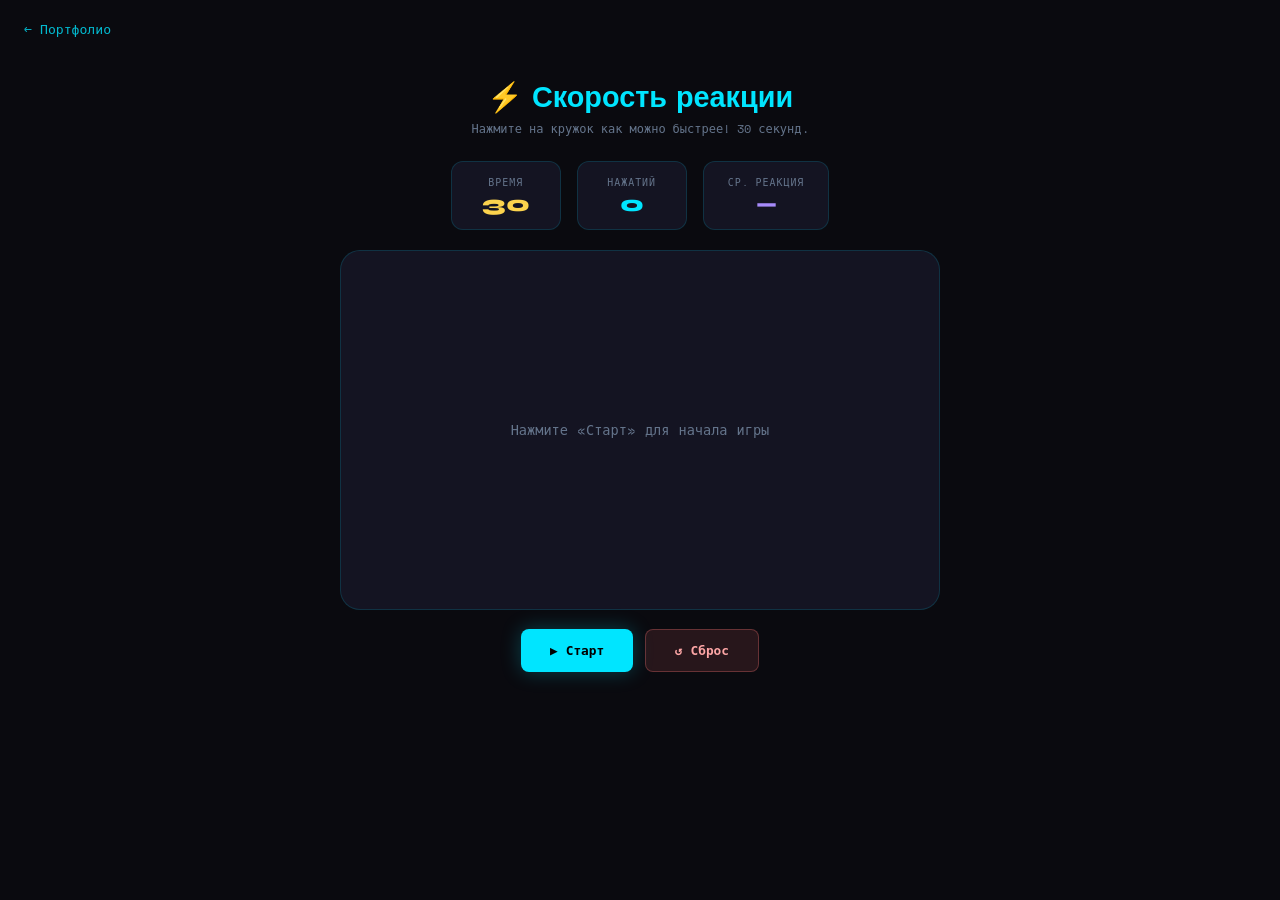
<file: src/games/reaction.html>
<!DOCTYPE html>
<html lang="ru">
<head>
  <meta charset="UTF-8" />
  <meta name="viewport" content="width=device-width, initial-scale=1.0" />
  <title>Реакция — Мини-игры</title>
  <link href="https://fonts.googleapis.com/css2?family=Space+Mono:wght@400;700&family=Syne:wght@700;800&display=swap" rel="stylesheet" />
  <style>
    :root {
      --bg: #0a0a0f; --bg2: #10101a; --bg3: #161625;
      --accent: #00e5ff; --accent2: #7c3aed;
      --text: #e2e8f0; --muted: #64748b;
      --border: rgba(0,229,255,0.15);
      --font-head: 'Syne', sans-serif;
      --font-mono: 'Space Mono', monospace;
    }
    *, *::before, *::after { box-sizing: border-box; margin: 0; padding: 0; }
    body {
      background: var(--bg);
      color: var(--text);
      font-family: var(--font-mono);
      min-height: 100vh;
      display: flex;
      flex-direction: column;
      align-items: center;
      padding: 5rem 1.5rem 2rem;
    }
    .back-link {
      position: fixed; top: 1.2rem; left: 1.5rem;
      color: var(--accent); text-decoration: none; font-size: 0.82rem;
      display: flex; align-items: center; gap: 0.4rem; opacity: 0.8;
    }
    .back-link:hover { opacity: 1; }

    h1 { font-family: var(--font-head); font-size: 1.8rem; font-weight: 800; color: var(--accent); margin-bottom: 0.3rem; text-align: center; }
    .subtitle { font-size: 0.75rem; color: var(--muted); text-align: center; margin-bottom: 1.5rem; }

    .stats-row {
      display: flex; gap: 1rem; margin-bottom: 1.2rem; flex-wrap: wrap; justify-content: center;
    }
    .stat-box {
      background: rgba(22,22,37,0.9);
      border: 1px solid var(--border);
      border-radius: 12px;
      padding: 0.8rem 1.5rem;
      text-align: center; min-width: 110px;
    }
    .stat-label { font-size: 0.62rem; color: var(--muted); text-transform: uppercase; letter-spacing: 0.1em; }
    .stat-val { font-family: var(--font-head); font-size: 1.4rem; font-weight: 800; color: var(--accent); }
    #timerVal { color: #fcd34d; }
    #avgVal   { color: #a78bfa; }

    /* Game arena */
    #arena {
      position: relative;
      width: min(600px, 100%);
      height: 360px;
      background: rgba(22,22,37,0.9);
      border: 1px solid var(--border);
      border-radius: 20px;
      overflow: hidden;
      margin-bottom: 1.2rem;
      cursor: crosshair;
    }
    #arena.waiting { cursor: default; }

    .arena-hint {
      position: absolute;
      inset: 0;
      display: flex;
      align-items: center;
      justify-content: center;
      color: var(--muted);
      font-size: 0.85rem;
      text-align: center;
      padding: 2rem;
      pointer-events: none;
    }

    #targetBtn {
      position: absolute;
      width: 80px; height: 80px;
      border-radius: 50%;
      background: linear-gradient(135deg, var(--accent2), var(--accent));
      border: none;
      cursor: pointer;
      display: none;
      font-family: var(--font-head);
      font-size: 0.75rem;
      font-weight: 700;
      color: #000;
      box-shadow: 0 0 30px rgba(0,229,255,0.5);
      transition: transform 0.1s;
      animation: popIn 0.15s ease;
    }
    #targetBtn:active { transform: scale(0.9); }
    @keyframes popIn {
      from { transform: scale(0); opacity: 0; }
      to   { transform: scale(1); opacity: 1; }
    }

    /* Reaction flash */
    .react-flash {
      position: absolute;
      pointer-events: none;
      width: 60px; height: 60px;
      border-radius: 50%;
      background: rgba(0,229,255,0.3);
      transform: translate(-50%, -50%) scale(0);
      animation: ripple 0.5s ease forwards;
    }
    @keyframes ripple {
      to { transform: translate(-50%, -50%) scale(3); opacity: 0; }
    }

    /* Reaction time badge */
    .rt-badge {
      position: absolute;
      pointer-events: none;
      font-family: var(--font-head);
      font-size: 0.9rem;
      font-weight: 800;
      color: var(--accent);
      text-shadow: 0 0 10px rgba(0,229,255,0.8);
      animation: floatBadge 0.8s ease forwards;
    }
    @keyframes floatBadge {
      0%  { opacity:1; transform: translateY(0); }
      100%{ opacity:0; transform: translateY(-50px); }
    }

    .btn-row { display: flex; gap: 0.75rem; justify-content: center; }
    .btn {
      padding: 0.7rem 1.8rem; border-radius: 8px;
      font-family: var(--font-mono); font-size: 0.8rem; font-weight: 700;
      cursor: pointer; border: none; transition: transform 0.15s;
    }
    .btn:hover { transform: translateY(-2px); }
    .btn-start { background: var(--accent); color: #000; box-shadow: 0 0 20px rgba(0,229,255,0.25); }
    .btn-reset { background: rgba(248,113,113,0.12); color: #fca5a5; border: 1px solid rgba(248,113,113,0.3); }

    .result-card {
      margin-top: 1.2rem;
      background: rgba(22,22,37,0.9);
      border: 1px solid rgba(0,229,255,0.25);
      border-radius: 14px;
      padding: 1.5rem 2rem;
      text-align: center;
      display: none;
      width: min(600px, 100%);
    }
    .result-card.show { display: block; }
    .result-title { font-family: var(--font-head); font-size: 1.2rem; font-weight: 800; color: var(--accent); margin-bottom: 0.8rem; }
    .result-grid { display: grid; grid-template-columns: 1fr 1fr; gap: 0.75rem; }
    .result-item { background: var(--bg3); border-radius: 10px; padding: 0.75rem; }
    .result-item-label { font-size: 0.65rem; color: var(--muted); text-transform: uppercase; }
    .result-item-val { font-family: var(--font-head); font-size: 1.3rem; font-weight: 800; color: var(--text); }

    /* History list */
    .history-row {
      width: min(600px,100%);
      margin-top: 1rem;
      display: none;
    }
    .history-row.show { display: block; }
    .history-label { font-size: 0.7rem; color: var(--muted); text-transform: uppercase; letter-spacing: 0.1em; margin-bottom: 0.5rem; }
    .history-dots { display: flex; gap: 0.4rem; flex-wrap: wrap; }
    .hdot {
      font-size: 0.7rem;
      padding: 0.2rem 0.6rem;
      border-radius: 6px;
      background: rgba(0,229,255,0.08);
      border: 1px solid rgba(0,229,255,0.2);
      color: var(--accent);
    }
  </style>
</head>
<body>
  <a class="back-link" href="../index.html">← Портфолио</a>

  <h1>⚡ Скорость реакции</h1>
  <p class="subtitle">Нажмите на кружок как можно быстрее! 30 секунд.</p>

  <div class="stats-row">
    <div class="stat-box"><div class="stat-label">Время</div><div class="stat-val" id="timerVal">30</div></div>
    <div class="stat-box"><div class="stat-label">Нажатий</div><div class="stat-val" id="hitsVal">0</div></div>
    <div class="stat-box"><div class="stat-label">Ср. реакция</div><div class="stat-val" id="avgVal">—</div></div>
  </div>

  <div id="arena" class="waiting">
    <div class="arena-hint" id="arenaHint">Нажмите «Старт» для начала игры</div>
    <button id="targetBtn">ТАП!</button>
  </div>

  <div class="btn-row">
    <button class="btn btn-start" id="startBtn">▶ Старт</button>
    <button class="btn btn-reset" id="resetBtn">↺ Сброс</button>
  </div>

  <div class="result-card" id="resultCard">
    <div class="result-title">🏁 Игра окончена!</div>
    <div class="result-grid">
      <div class="result-item"><div class="result-item-label">Успешных нажатий</div><div class="result-item-val" id="resHits">0</div></div>
      <div class="result-item"><div class="result-item-label">Среднее время</div><div class="result-item-val" id="resAvg">—</div></div>
      <div class="result-item"><div class="result-item-label">Лучшая реакция</div><div class="result-item-val" id="resBest">—</div></div>
      <div class="result-item"><div class="result-item-label">Худшая реакция</div><div class="result-item-val" id="resWorst">—</div></div>
    </div>
  </div>

  <div class="history-row" id="historyRow">
    <div class="history-label">Все попытки (мс)</div>
    <div class="history-dots" id="historyDots"></div>
  </div>

  <script>
    let running = false, timeLeft = 30, hits = 0;
    let gameTimer = null, spawnTimer = null, appearTime = 0;
    let reactions = [];

    const arena      = document.getElementById('arena');
    const targetBtn  = document.getElementById('targetBtn');
    const arenaHint  = document.getElementById('arenaHint');
    const startBtn   = document.getElementById('startBtn');
    const resetBtn   = document.getElementById('resetBtn');
    const timerEl    = document.getElementById('timerVal');
    const hitsEl     = document.getElementById('hitsVal');
    const avgEl      = document.getElementById('avgVal');
    const resultCard = document.getElementById('resultCard');
    const historyRow = document.getElementById('historyRow');
    const histDots   = document.getElementById('historyDots');

    startBtn.addEventListener('click', startGame);
    resetBtn.addEventListener('click', resetGame);

    targetBtn.addEventListener('click', (e) => {
      if (!running) return;
      const rt = Date.now() - appearTime;
      reactions.push(rt);
      hits++;
      hitsEl.textContent = hits;
      const avg = Math.round(reactions.reduce((a,b)=>a+b,0)/reactions.length);
      avgEl.textContent = avg + 'мс';

      // visual feedback
      const ripple = document.createElement('div');
      ripple.className = 'react-flash';
      ripple.style.left = e.offsetX + 'px';
      ripple.style.top  = e.offsetY + 'px';
      arena.appendChild(ripple);
      setTimeout(() => ripple.remove(), 500);

      const badge = document.createElement('div');
      badge.className = 'rt-badge';
      badge.textContent = rt + 'мс';
      badge.style.left = (parseInt(targetBtn.style.left) + 10) + 'px';
      badge.style.top  = (parseInt(targetBtn.style.top) - 20) + 'px';
      arena.appendChild(badge);
      setTimeout(() => badge.remove(), 800);

      // add to history dots
      const dot = document.createElement('span');
      dot.className = 'hdot';
      dot.textContent = rt;
      histDots.appendChild(dot);
      historyRow.classList.add('show');

      hideTarget();
      scheduleNext();
    });

    function startGame() {
      running = true; timeLeft = 30; hits = 0; reactions = [];
      hitsEl.textContent = 0;
      timerEl.textContent = 30;
      avgEl.textContent = '—';
      resultCard.classList.remove('show');
      historyRow.classList.remove('show');
      histDots.innerHTML = '';
      arenaHint.style.display = 'none';
      arena.classList.remove('waiting');
      startBtn.disabled = true;

      gameTimer = setInterval(() => {
        timeLeft--;
        timerEl.textContent = timeLeft;
        if (timeLeft <= 0) endGame();
      }, 1000);

      scheduleNext();
    }

    function scheduleNext() {
      if (!running) return;
      const delay = 1000 + Math.random() * 4000;
      spawnTimer = setTimeout(() => {
        if (!running) return;
        showTarget();
      }, delay);
    }

    function showTarget() {
      const aW = arena.clientWidth - 90;
      const aH = arena.clientHeight - 90;
      const x = Math.floor(Math.random() * aW) + 5;
      const y = Math.floor(Math.random() * aH) + 5;
      targetBtn.style.left = x + 'px';
      targetBtn.style.top  = y + 'px';
      targetBtn.style.display = 'flex';
      targetBtn.style.alignItems = 'center';
      targetBtn.style.justifyContent = 'center';
      appearTime = Date.now();
    }

    function hideTarget() {
      targetBtn.style.display = 'none';
    }

    function endGame() {
      running = false;
      clearInterval(gameTimer);
      clearTimeout(spawnTimer);
      hideTarget();
      startBtn.disabled = false;
      arena.classList.add('waiting');
      arenaHint.style.display = 'flex';
      arenaHint.textContent = 'Игра окончена! Нажмите «Старт» снова.';

      document.getElementById('resHits').textContent = hits;
      if (reactions.length > 0) {
        const avg  = Math.round(reactions.reduce((a,b)=>a+b,0)/reactions.length);
        const best = Math.min(...reactions);
        const worst= Math.max(...reactions);
        document.getElementById('resAvg').textContent   = avg + ' мс';
        document.getElementById('resBest').textContent  = best + ' мс';
        document.getElementById('resWorst').textContent = worst + ' мс';
      } else {
        document.getElementById('resAvg').textContent   = '—';
        document.getElementById('resBest').textContent  = '—';
        document.getElementById('resWorst').textContent = '—';
      }
      resultCard.classList.add('show');
    }

    function resetGame() {
      running = false;
      clearInterval(gameTimer);
      clearTimeout(spawnTimer);
      hideTarget();
      timeLeft = 30; hits = 0; reactions = [];
      timerEl.textContent = 30;
      hitsEl.textContent  = 0;
      avgEl.textContent   = '—';
      startBtn.disabled   = false;
      resultCard.classList.remove('show');
      historyRow.classList.remove('show');
      histDots.innerHTML  = '';
      arena.classList.add('waiting');
      arenaHint.style.display = 'flex';
      arenaHint.textContent = 'Нажмите «Старт» для начала игры';
    }
  </script>
</body>
</html>
</file>
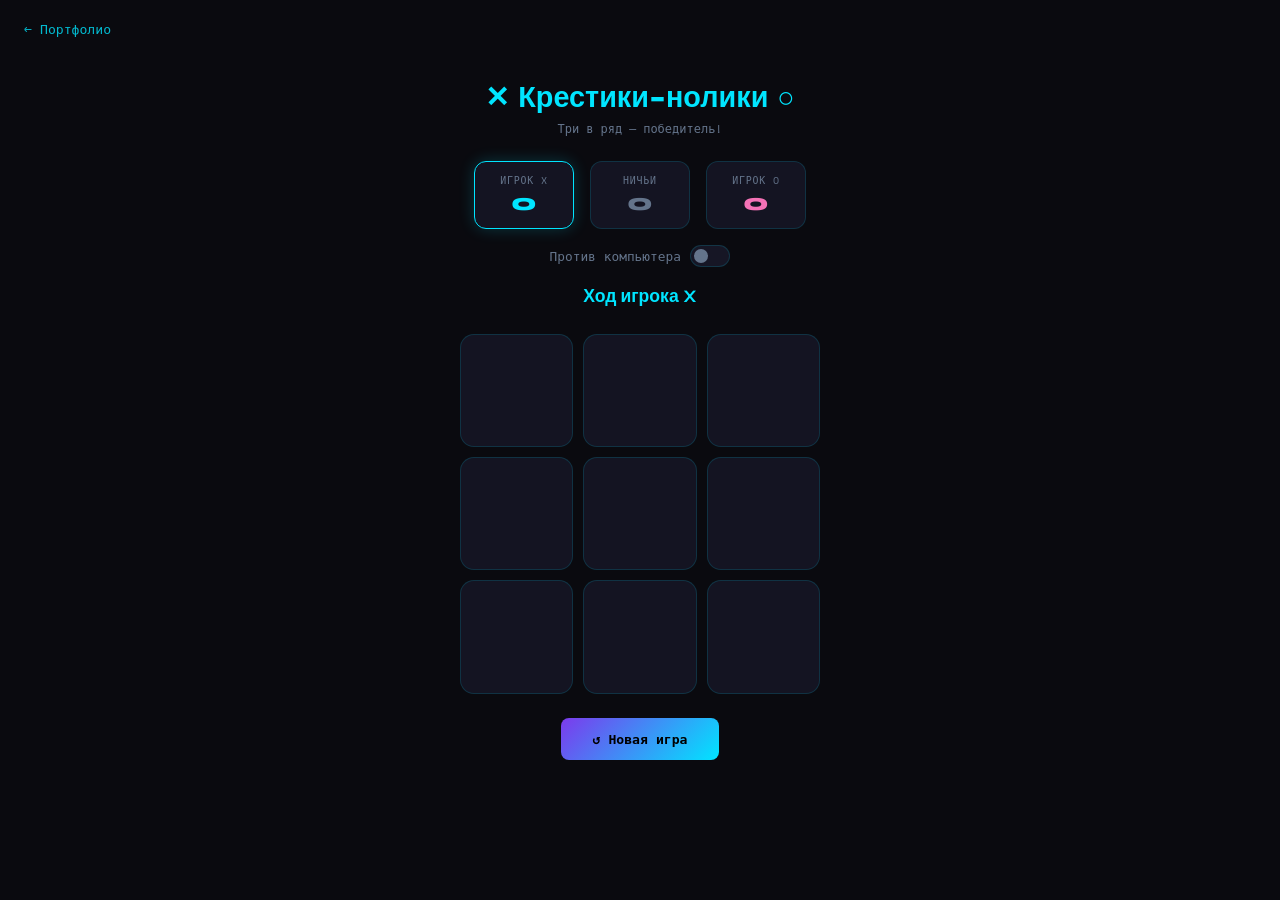
<file: src/games/tictactoe.html>
<!DOCTYPE html>
<html lang="ru">
<head>
  <meta charset="UTF-8" />
  <meta name="viewport" content="width=device-width, initial-scale=1.0" />
  <title>Крестики-нолики — Мини-игры</title>
  <link href="https://fonts.googleapis.com/css2?family=Space+Mono:wght@400;700&family=Syne:wght@700;800&display=swap" rel="stylesheet" />
  <style>
    :root {
      --bg: #0a0a0f; --bg3: #161625;
      --accent: #00e5ff; --accent2: #7c3aed;
      --text: #e2e8f0; --muted: #64748b;
      --border: rgba(0,229,255,0.15);
      --x-color: #00e5ff; --o-color: #f472b6;
      --font-head: 'Syne', sans-serif;
      --font-mono: 'Space Mono', monospace;
    }
    *, *::before, *::after { box-sizing: border-box; margin: 0; padding: 0; }
    body {
      background: var(--bg); color: var(--text);
      font-family: var(--font-mono);
      min-height: 100vh;
      display: flex; flex-direction: column;
      align-items: center; padding: 5rem 1.5rem 3rem;
    }
    .back-link {
      position: fixed; top: 1.2rem; left: 1.5rem;
      color: var(--accent); text-decoration: none; font-size: 0.82rem;
      display: flex; align-items: center; gap: 0.4rem; opacity: 0.8;
    }
    .back-link:hover { opacity: 1; }

    h1 { font-family: var(--font-head); font-size: 1.8rem; font-weight: 800; color: var(--accent); margin-bottom: 0.3rem; text-align: center; }
    .subtitle { font-size: 0.75rem; color: var(--muted); text-align: center; margin-bottom: 1.5rem; }

    /* Score */
    .score-bar {
      display: flex; gap: 1rem; align-items: center; margin-bottom: 1rem; flex-wrap: wrap; justify-content: center;
    }
    .score-box {
      background: rgba(22,22,37,0.9);
      border: 1px solid var(--border);
      border-radius: 12px;
      padding: 0.7rem 1.5rem;
      text-align: center; min-width: 100px;
    }
    .score-box.active { border-color: var(--accent); box-shadow: 0 0 16px rgba(0,229,255,0.2); }
    .score-label { font-size: 0.62rem; color: var(--muted); text-transform: uppercase; letter-spacing: 0.08em; }
    .score-val { font-family: var(--font-head); font-size: 1.5rem; font-weight: 800; }
    .score-x .score-val { color: var(--x-color); }
    .score-o .score-val { color: var(--o-color); }
    .score-draw .score-val { color: var(--muted); }

    /* Mode toggle */
    .mode-row {
      display: flex; align-items: center; gap: 0.6rem;
      margin-bottom: 1.2rem; font-size: 0.8rem; color: var(--muted);
    }
    .toggle {
      position: relative; width: 40px; height: 22px;
      background: var(--bg3); border-radius: 11px;
      border: 1px solid var(--border); cursor: pointer;
      transition: background 0.3s;
    }
    .toggle.on { background: rgba(0,229,255,0.2); border-color: var(--accent); }
    .toggle::after {
      content: '';
      position: absolute; top: 3px; left: 3px;
      width: 14px; height: 14px;
      border-radius: 50%; background: var(--muted);
      transition: transform 0.3s, background 0.3s;
    }
    .toggle.on::after { transform: translateX(18px); background: var(--accent); }

    /* Status */
    .status-msg {
      font-family: var(--font-head);
      font-size: 1.1rem; font-weight: 700;
      min-height: 1.6em;
      margin-bottom: 1.2rem;
      text-align: center;
      transition: all 0.3s;
    }

    /* Board */
    .board {
      display: grid;
      grid-template-columns: repeat(3, 1fr);
      gap: 10px;
      margin-bottom: 1.5rem;
      width: min(360px, 90vw);
    }

    .cell {
      aspect-ratio: 1;
      background: rgba(22,22,37,0.9);
      border: 1px solid var(--border);
      border-radius: 14px;
      display: flex; align-items: center; justify-content: center;
      font-family: var(--font-head);
      font-size: 3rem; font-weight: 800;
      cursor: pointer;
      transition: background 0.2s, border-color 0.2s, transform 0.15s;
      user-select: none;
    }
    .cell:hover:not(.taken) {
      background: rgba(0,229,255,0.05);
      border-color: rgba(0,229,255,0.3);
      transform: scale(1.03);
    }
    .cell.x { color: var(--x-color); cursor: default; }
    .cell.o { color: var(--o-color); cursor: default; }
    .cell.taken { cursor: default; }
    .cell.win-line {
      background: rgba(0,229,255,0.12);
      border-color: var(--accent);
      box-shadow: 0 0 20px rgba(0,229,255,0.25);
      animation: winPulse 0.6s ease;
    }
    .cell.win-line.o-win {
      background: rgba(244,114,182,0.12);
      border-color: var(--o-color);
      box-shadow: 0 0 20px rgba(244,114,182,0.25);
    }
    @keyframes winPulse {
      0%   { transform: scale(1); }
      50%  { transform: scale(1.08); }
      100% { transform: scale(1); }
    }
    .cell.pop { animation: cellPop 0.2s ease; }
    @keyframes cellPop {
      0%   { transform: scale(0.7); }
      70%  { transform: scale(1.1); }
      100% { transform: scale(1); }
    }

    .btn-row { display: flex; gap: 0.75rem; justify-content: center; }
    .btn {
      padding: 0.7rem 2rem; border-radius: 8px;
      font-family: var(--font-mono); font-size: 0.82rem; font-weight: 700;
      cursor: pointer; border: none; transition: transform 0.15s;
    }
    .btn:hover { transform: translateY(-2px); }
    .btn-new { background: linear-gradient(135deg, var(--accent2), var(--accent)); color: #000; }
  </style>
</head>
<body>
  <a class="back-link" href="../index.html">← Портфолио</a>

  <h1>✕ Крестики-нолики ○</h1>
  <p class="subtitle">Три в ряд — победитель!</p>

  <div class="score-bar">
    <div class="score-box score-x" id="scoreBoxX">
      <div class="score-label">Игрок X</div>
      <div class="score-val" id="scoreX">0</div>
    </div>
    <div class="score-box score-draw">
      <div class="score-label">Ничьи</div>
      <div class="score-val" id="scoreDraw">0</div>
    </div>
    <div class="score-box score-o" id="scoreBoxO">
      <div class="score-label">Игрок O</div>
      <div class="score-val" id="scoreO">0</div>
    </div>
  </div>

  <div class="mode-row">
    <span>Против компьютера</span>
    <div class="toggle" id="aiToggle"></div>
  </div>

  <div class="status-msg" id="statusMsg" style="color:var(--accent)">Ход игрока X</div>

  <div class="board" id="board">
    <div class="cell" data-i="0"></div>
    <div class="cell" data-i="1"></div>
    <div class="cell" data-i="2"></div>
    <div class="cell" data-i="3"></div>
    <div class="cell" data-i="4"></div>
    <div class="cell" data-i="5"></div>
    <div class="cell" data-i="6"></div>
    <div class="cell" data-i="7"></div>
    <div class="cell" data-i="8"></div>
  </div>

  <div class="btn-row">
    <button class="btn btn-new" id="newGameBtn">↺ Новая игра</button>
  </div>

  <script>
    const WINS = [[0,1,2],[3,4,5],[6,7,8],[0,3,6],[1,4,7],[2,5,8],[0,4,8],[2,4,6]];

    let board = Array(9).fill('');
    let current = 'X', gameOver = false, aiMode = false;
    let scores = { X: 0, O: 0, draw: 0 };

    const cells    = document.querySelectorAll('.cell');
    const statusEl = document.getElementById('statusMsg');
    const aiToggle = document.getElementById('aiToggle');
    const scoreXEl = document.getElementById('scoreX');
    const scoreOEl = document.getElementById('scoreO');
    const scoreDrawEl = document.getElementById('scoreDraw');
    const scoreBoxX = document.getElementById('scoreBoxX');
    const scoreBoxO = document.getElementById('scoreBoxO');

    aiToggle.addEventListener('click', () => {
      aiMode = !aiMode;
      aiToggle.classList.toggle('on', aiMode);
      newGame();
    });

    document.getElementById('newGameBtn').addEventListener('click', newGame);

    cells.forEach(cell => {
      cell.addEventListener('click', () => {
        const i = parseInt(cell.dataset.i);
        if (gameOver || board[i]) return;
        if (aiMode && current === 'O') return;
        makeMove(i);
      });
    });

    function makeMove(i) {
      board[i] = current;
      const cell = cells[i];
      cell.textContent = current;
      cell.classList.add(current.toLowerCase(), 'taken', 'pop');

      const win = checkWin();
      if (win) {
        highlightWin(win);
        scores[current]++;
        updateScores();
        statusEl.textContent = current === 'X' ? '🏆 Игрок X победил!' : '🏆 Игрок O победил!';
        statusEl.style.color = current === 'X' ? 'var(--x-color)' : 'var(--o-color)';
        gameOver = true;
        return;
      }
      if (board.every(v => v)) {
        statusEl.textContent = '🤝 Ничья!';
        statusEl.style.color = 'var(--muted)';
        scores.draw++;
        updateScores();
        gameOver = true;
        return;
      }

      current = current === 'X' ? 'O' : 'X';
      updateActiveBox();
      statusEl.textContent = `Ход игрока ${current}`;
      statusEl.style.color = current === 'X' ? 'var(--x-color)' : 'var(--o-color)';

      if (aiMode && current === 'O' && !gameOver) {
        setTimeout(aiMove, 400);
      }
    }

    function aiMove() {
      // Try to win, then block, then center, then random
      let move = findBest('O') ?? findBest('X') ?? (board[4] === '' ? 4 : null) ?? randomMove();
      if (move !== null) makeMove(move);
    }

    function findBest(player) {
      for (const [a,b,c] of WINS) {
        const line = [board[a], board[b], board[c]];
        if (line.filter(v => v === player).length === 2 && line.includes('')) {
          return [a,b,c][line.indexOf('')];
        }
      }
      return null;
    }

    function randomMove() {
      const empty = board.map((v,i) => v === '' ? i : -1).filter(i => i >= 0);
      return empty.length ? empty[Math.floor(Math.random() * empty.length)] : null;
    }

    function checkWin() {
      for (const combo of WINS) {
        const [a,b,c] = combo;
        if (board[a] && board[a] === board[b] && board[b] === board[c]) return combo;
      }
      return null;
    }

    function highlightWin(combo) {
      const isO = board[combo[0]] === 'O';
      combo.forEach(i => cells[i].classList.add('win-line', isO ? 'o-win' : ''));
    }

    function updateScores() {
      scoreXEl.textContent = scores.X;
      scoreOEl.textContent = scores.O;
      scoreDrawEl.textContent = scores.draw;
    }

    function updateActiveBox() {
      scoreBoxX.classList.toggle('active', current === 'X');
      scoreBoxO.classList.toggle('active', current === 'O');
    }

    function newGame() {
      board = Array(9).fill('');
      current = 'X'; gameOver = false;
      cells.forEach(c => {
        c.textContent = '';
        c.className = 'cell';
      });
      statusEl.textContent = 'Ход игрока X';
      statusEl.style.color = 'var(--x-color)';
      updateActiveBox();
    }

    updateActiveBox();
  </script>
</body>
</html>
</file>
<file: src/rpg/css/style.css>
/* ===== RPG TASK MANAGER STYLES ===== */
@import url('https://fonts.googleapis.com/css2?family=MedievalSharp&family=Cinzel:wght@400;600;700&family=Crimson+Text:ital,wght@0,400;0,600;1,400&display=swap');

:root {
  --bg:        #0d0a06;
  --bg2:       #161008;
  --bg3:       #1e160a;
  --gold:      #d4a017;
  --gold2:     #f5c842;
  --gold-dim:  #7a5c0c;
  --crimson:   #8b0000;
  --text:      #e8d5a3;
  --muted:     #8a7355;
  --border:    rgba(212,160,23,0.25);
  --card:      rgba(30,22,10,0.92);
  --glow:      0 0 20px rgba(212,160,23,0.2);
  --font-title: 'Cinzel', serif;
  --font-body:  'Crimson Text', serif;
  --font-mono:  'Courier New', monospace;
}

*, *::before, *::after { box-sizing: border-box; margin: 0; padding: 0; }

body {
  background-color: var(--bg);
  color: var(--text);
  font-family: var(--font-body);
  font-size: 16px;
  line-height: 1.6;
  min-height: 100vh;
  background-image:
    radial-gradient(ellipse at 20% 20%, rgba(212,160,23,0.04) 0%, transparent 60%),
    radial-gradient(ellipse at 80% 80%, rgba(139,0,0,0.06) 0%, transparent 60%);
}

.hidden { display: none !important; }

/* ===== SCROLLBAR ===== */
::-webkit-scrollbar { width: 6px; }
::-webkit-scrollbar-track { background: var(--bg); }
::-webkit-scrollbar-thumb { background: var(--gold-dim); border-radius: 3px; }

/* ===== HEADER ===== */
header {
  background: linear-gradient(135deg, #0d0a06 0%, #1a1005 100%);
  border-bottom: 2px solid var(--border);
  padding: 1.2rem 2rem;
  display: flex;
  align-items: center;
  justify-content: space-between;
  position: sticky; top: 0; z-index: 100;
  box-shadow: 0 4px 30px rgba(0,0,0,0.5);
}

.header-title {
  font-family: var(--font-title);
  font-size: 1.6rem;
  color: var(--gold);
  letter-spacing: 0.05em;
  text-shadow: 0 0 20px rgba(212,160,23,0.4);
}

.back-link {
  color: var(--muted); text-decoration: none; font-size: 0.85rem;
  font-family: var(--font-title); letter-spacing: 0.05em;
  transition: color 0.2s;
}
.back-link:hover { color: var(--gold); }

.reset-btn {
  background: rgba(139,0,0,0.2); border: 1px solid rgba(139,0,0,0.4);
  color: #f87171; font-family: var(--font-title); font-size: 0.75rem;
  padding: 0.4rem 1rem; border-radius: 6px; cursor: pointer;
  transition: background 0.2s;
}
.reset-btn:hover { background: rgba(139,0,0,0.35); }

/* ===== LAYOUT ===== */
main { max-width: 900px; margin: 0 auto; padding: 2rem 1.5rem 4rem; }

/* ===== SETUP SCREEN ===== */
#setupScreen {
  max-width: 500px; margin: 6rem auto; padding: 0 1.5rem;
}

.setup-card {
  background: var(--card);
  border: 2px solid var(--border);
  border-radius: 20px;
  padding: 2.5rem;
  text-align: center;
  box-shadow: var(--glow), 0 20px 60px rgba(0,0,0,0.6);
  position: relative;
  overflow: hidden;
}
.setup-card::before {
  content: '';
  position: absolute; inset: -1px;
  border-radius: 20px;
  background: linear-gradient(135deg, rgba(212,160,23,0.3), transparent, rgba(139,0,0,0.2));
  z-index: -1;
  pointer-events: none;
}

.setup-title {
  font-family: var(--font-title);
  font-size: 1.6rem; color: var(--gold);
  margin-bottom: 0.3rem;
}
.setup-sub { color: var(--muted); font-size: 0.9rem; margin-bottom: 2rem; }

.avatar-grid {
  display: flex; flex-wrap: wrap; gap: 0.5rem;
  justify-content: center; margin-bottom: 1.5rem;
}
.avatar-opt {
  width: 56px; height: 56px;
  background: var(--bg3); border: 2px solid var(--border);
  border-radius: 12px; font-size: 1.8rem;
  display: flex; align-items: center; justify-content: center;
  cursor: pointer; transition: border-color 0.2s, transform 0.2s, box-shadow 0.2s;
}
.avatar-opt:hover  { border-color: var(--gold); transform: scale(1.08); }
.avatar-opt.selected {
  border-color: var(--gold); box-shadow: 0 0 16px rgba(212,160,23,0.4);
  background: rgba(212,160,23,0.1);
}

.rpg-input {
  width: 100%;
  background: rgba(0,0,0,0.4);
  border: 1px solid var(--border);
  border-radius: 10px;
  padding: 0.8rem 1.2rem;
  color: var(--text);
  font-family: var(--font-body);
  font-size: 1rem;
  outline: none;
  transition: border-color 0.2s, box-shadow 0.2s;
  margin-bottom: 1.2rem;
}
.rpg-input:focus {
  border-color: var(--gold);
  box-shadow: 0 0 0 3px rgba(212,160,23,0.1);
}
.rpg-input::placeholder { color: var(--muted); }

.rpg-btn {
  display: inline-flex; align-items: center; justify-content: center; gap: 0.5rem;
  padding: 0.8rem 2rem;
  background: linear-gradient(135deg, #92400e, #d4a017, #92400e);
  background-size: 200% 100%;
  border: 1px solid var(--gold-dim);
  border-radius: 10px;
  color: #000;
  font-family: var(--font-title);
  font-size: 0.9rem;
  font-weight: 600;
  cursor: pointer;
  transition: background-position 0.4s, transform 0.15s, box-shadow 0.2s;
  box-shadow: 0 4px 15px rgba(212,160,23,0.3), inset 0 1px 0 rgba(255,255,255,0.1);
}
.rpg-btn:hover {
  background-position: right;
  transform: translateY(-2px);
  box-shadow: 0 8px 25px rgba(212,160,23,0.4);
}
.rpg-btn:active { transform: translateY(0); }

/* ===== CHARACTER CARD ===== */
.char-card {
  background: var(--card);
  border: 2px solid var(--border);
  border-radius: 18px;
  padding: 1.8rem 2rem;
  margin-bottom: 1.5rem;
  display: grid;
  grid-template-columns: auto 1fr;
  gap: 1.5rem;
  align-items: center;
  box-shadow: var(--glow);
  position: relative;
  overflow: hidden;
}
.char-card::after {
  content: '⚜';
  position: absolute; right: 1.5rem; top: 50%; transform: translateY(-50%);
  font-size: 4rem; color: rgba(212,160,23,0.04);
  pointer-events: none;
}

.char-avatar-wrap {
  width: 80px; height: 80px;
  background: linear-gradient(135deg, rgba(212,160,23,0.15), rgba(139,0,0,0.15));
  border: 2px solid var(--border);
  border-radius: 16px;
  display: flex; align-items: center; justify-content: center;
  font-size: 2.8rem;
  box-shadow: 0 0 20px rgba(212,160,23,0.15);
}

.char-info { display: flex; flex-direction: column; gap: 0.4rem; }

.char-name-row {
  display: flex; align-items: baseline; gap: 1rem;
}
.char-name {
  font-family: var(--font-title);
  font-size: 1.3rem; color: var(--gold);
  text-shadow: 0 0 10px rgba(212,160,23,0.3);
}
.char-level-badge {
  background: linear-gradient(135deg, var(--crimson), #5c0000);
  border: 1px solid rgba(212,160,23,0.3);
  border-radius: 8px;
  padding: 0.2rem 0.7rem;
  font-family: var(--font-title);
  font-size: 0.8rem;
  color: var(--gold);
}

.xp-label {
  font-size: 0.78rem; color: var(--muted); letter-spacing: 0.05em;
  font-family: var(--font-title);
}

.xp-track {
  height: 14px;
  background: rgba(0,0,0,0.5);
  border-radius: 7px;
  border: 1px solid var(--border);
  overflow: hidden;
  position: relative;
}
.xp-fill {
  height: 100%;
  background: linear-gradient(90deg, #92400e, #fbbf24, #f59e0b);
  border-radius: 7px;
  transition: width 0.8s cubic-bezier(0.4,0,0.2,1);
  position: relative;
  box-shadow: 0 0 10px rgba(251,191,36,0.4);
}
.xp-fill::after {
  content: '';
  position: absolute; top: 0; right: 0; bottom: 0; left: 0;
  background: linear-gradient(90deg, transparent 0%, rgba(255,255,255,0.15) 50%, transparent 100%);
  animation: shimmer 2s infinite;
}
@keyframes shimmer { 0%{transform:translateX(-100%)} 100%{transform:translateX(100%)} }

.xp-text {
  font-size: 0.8rem; color: var(--muted);
  font-family: var(--font-mono);
}
.xp-text span { color: var(--gold); font-weight: 700; }

/* ===== SECTION HEADERS ===== */
.section-header {
  display: flex; align-items: center; gap: 0.6rem;
  font-family: var(--font-title); font-size: 1rem; color: var(--gold);
  letter-spacing: 0.06em;
  margin-bottom: 1rem;
  padding-bottom: 0.5rem;
  border-bottom: 1px solid var(--border);
}

/* ===== TASK FORM ===== */
.form-card {
  background: var(--card);
  border: 1px solid var(--border);
  border-radius: 16px;
  padding: 1.8rem 2rem;
  margin-bottom: 1.5rem;
}

textarea.rpg-input { resize: vertical; min-height: 70px; margin-bottom: 1rem; }

.diff-row { display: flex; gap: 0.5rem; flex-wrap: wrap; margin-bottom: 1.2rem; }

.diff-btn {
  display: flex; align-items: center; gap: 0.3rem;
  padding: 0.45rem 1rem;
  background: rgba(0,0,0,0.3);
  border: 1px solid var(--border);
  border-radius: 8px;
  color: var(--muted);
  font-family: var(--font-title);
  font-size: 0.75rem;
  cursor: pointer;
  transition: all 0.2s;
}
.diff-btn:hover { border-color: var(--gold); color: var(--gold); }
.diff-btn.selected {
  background: rgba(212,160,23,0.12);
  border-color: var(--gold);
  color: var(--gold);
  box-shadow: 0 0 10px rgba(212,160,23,0.15);
}
.diff-btn[data-diff="easy"].selected    { border-color:#22c55e; color:#22c55e; background:rgba(34,197,94,0.1); }
.diff-btn[data-diff="medium"].selected  { border-color:#f59e0b; color:#f59e0b; background:rgba(245,158,11,0.1); }
.diff-btn[data-diff="hard"].selected    { border-color:#ef4444; color:#ef4444; background:rgba(239,68,68,0.1); }
.diff-btn[data-diff="epic"].selected    { border-color:#a855f7; color:#a855f7; background:rgba(168,85,247,0.1); }

/* ===== TABS ===== */
.tabs-row {
  display: flex; gap: 0.5rem; margin-bottom: 1rem;
}
.tab-btn {
  padding: 0.5rem 1.2rem;
  background: var(--bg3); border: 1px solid var(--border);
  border-radius: 8px; color: var(--muted);
  font-family: var(--font-title); font-size: 0.78rem;
  cursor: pointer; transition: all 0.2s;
}
.tab-btn:hover { color: var(--gold); border-color: var(--gold); }
.tab-btn.active {
  background: rgba(212,160,23,0.1);
  border-color: var(--gold); color: var(--gold);
}

/* ===== TASK CARDS ===== */
.task-list { display: flex; flex-direction: column; gap: 0.75rem; }

.empty-msg {
  text-align: center; color: var(--muted); font-style: italic;
  padding: 2rem; font-size: 0.9rem;
}

.task-card {
  background: rgba(22,16,8,0.9);
  border: 1px solid var(--border);
  border-radius: 12px;
  padding: 1rem 1.2rem;
  transition: border-color 0.2s, transform 0.2s, opacity 0.3s, box-shadow 0.2s;
  animation: slideInTask 0.3s ease;
}
@keyframes slideInTask {
  from { opacity:0; transform: translateY(-10px); }
  to   { opacity:1; transform: translateY(0); }
}
.task-card:hover { border-color: rgba(212,160,23,0.4); box-shadow: var(--glow); }
.task-card.done { opacity: 0.65; }
.task-card.done .task-title { text-decoration: line-through; color: var(--muted); }
.task-card.removing { opacity: 0; transform: translateX(30px); }

.task-top { display: flex; align-items: flex-start; gap: 0.8rem; }

/* Custom checkbox */
.task-check { flex-shrink: 0; margin-top: 3px; cursor: pointer; }
.task-check input[type="checkbox"] { display: none; }
.chk-box {
  display: block; width: 22px; height: 22px;
  border: 2px solid var(--gold-dim);
  border-radius: 5px;
  background: rgba(0,0,0,0.4);
  position: relative;
  transition: all 0.2s;
}
.chk-box::after {
  content: '✓';
  position: absolute; inset: 0;
  display: flex; align-items: center; justify-content: center;
  color: var(--gold); font-size: 14px; font-weight: 700;
  opacity: 0; transform: scale(0.5);
  transition: all 0.2s;
}
.task-check input:checked + .chk-box {
  border-color: var(--gold); background: rgba(212,160,23,0.15);
}
.task-check input:checked + .chk-box::after { opacity:1; transform:scale(1); }

.task-body { flex: 1; min-width: 0; }
.task-title { font-size: 1rem; color: var(--text); font-weight: 600; }
.task-desc  { font-size: 0.82rem; color: var(--muted); margin-top: 0.2rem; font-style: italic; }
.task-meta  { font-size: 0.72rem; color: var(--muted); margin-top: 0.3rem; }

.task-right { display: flex; flex-direction: column; align-items: flex-end; gap: 0.4rem; flex-shrink: 0; }

.diff-badge {
  font-size: 0.68rem;
  padding: 0.2rem 0.6rem;
  border-radius: 6px;
  border: 1px solid;
  font-family: var(--font-title);
  letter-spacing: 0.03em;
  white-space: nowrap;
}
.xp-badge {
  font-family: var(--font-title); font-size: 0.78rem;
  color: var(--gold); white-space: nowrap;
  text-shadow: 0 0 8px rgba(212,160,23,0.4);
}
.del-btn {
  background: none; border: none; cursor: pointer;
  font-size: 1rem; opacity: 0.4;
  transition: opacity 0.2s, transform 0.15s;
  padding: 2px;
}
.del-btn:hover { opacity: 1; transform: scale(1.2); }

/* ===== STATS ===== */
.stats-grid {
  display: grid; grid-template-columns: repeat(auto-fit, minmax(160px, 1fr));
  gap: 1rem;
}
.stat-card {
  background: var(--card);
  border: 1px solid var(--border);
  border-radius: 14px;
  padding: 1.2rem 1.5rem;
  text-align: center;
  transition: border-color 0.2s, box-shadow 0.2s;
}
.stat-card:hover { border-color: rgba(212,160,23,0.4); box-shadow: var(--glow); }
.stat-icon { font-size: 1.8rem; margin-bottom: 0.3rem; }
.stat-label { font-size: 0.7rem; color: var(--muted); text-transform: uppercase; letter-spacing: 0.1em; font-family: var(--font-title); }
.stat-val { font-family: var(--font-title); font-size: 1.6rem; font-weight: 700; color: var(--gold); }

/* ===== LEVEL UP OVERLAY ===== */
#levelUpOverlay {
  position: fixed; inset: 0; z-index: 999;
  background: rgba(0,0,0,0.75);
  display: flex; align-items: center; justify-content: center;
  opacity: 0; transition: opacity 0.4s;
  pointer-events: none;
}
#levelUpOverlay.show { opacity: 1; }

.levelup-card {
  background: linear-gradient(135deg, #1a1005, #2a1800);
  border: 3px solid var(--gold);
  border-radius: 24px;
  padding: 3rem 4rem;
  text-align: center;
  box-shadow: 0 0 60px rgba(212,160,23,0.5), 0 0 120px rgba(212,160,23,0.2);
  animation: levelUpPop 0.5s cubic-bezier(0.34,1.56,0.64,1);
}
@keyframes levelUpPop {
  from { transform: scale(0.5) rotate(-5deg); opacity: 0; }
  to   { transform: scale(1) rotate(0deg); opacity: 1; }
}
.levelup-text {
  font-family: var(--font-title); font-size: 1.1rem; color: var(--muted); margin-bottom: 0.5rem;
}
.levelup-num {
  font-family: var(--font-title); font-size: 5rem; color: var(--gold);
  text-shadow: 0 0 30px rgba(212,160,23,0.8);
  line-height: 1;
  animation: pulse 0.6s ease infinite alternate;
}
@keyframes pulse { from{text-shadow:0 0 20px rgba(212,160,23,0.6)} to{text-shadow:0 0 60px rgba(212,160,23,1)} }
.levelup-sub { font-size: 1.2rem; color: var(--text); margin-top: 0.8rem; font-style: italic; }

#confettiWrap {
  position: fixed; inset: 0; pointer-events: none; z-index: 1000; overflow: hidden;
}
.confetti-piece {
  position: absolute; top: -20px;
  animation: confettiFall linear forwards;
}
@keyframes confettiFall {
  0%   { transform: translateY(0) rotate(0deg) scale(1); opacity: 1; }
  100% { transform: translateY(110vh) rotate(720deg) scale(0.5); opacity: 0; }
}

/* ===== CONFIRM MODAL ===== */
#confirmModal {
  position: fixed; inset: 0; z-index: 998;
  background: rgba(0,0,0,0.7);
  display: flex; align-items: center; justify-content: center;
  backdrop-filter: blur(4px);
}
.modal-card {
  background: var(--bg2);
  border: 2px solid rgba(139,0,0,0.5);
  border-radius: 18px;
  padding: 2.5rem;
  text-align: center;
  max-width: 380px; width: 90%;
}
.modal-title { font-family: var(--font-title); font-size: 1.2rem; color: #f87171; margin-bottom: 0.8rem; }
.modal-text  { color: var(--muted); font-size: 0.9rem; margin-bottom: 1.5rem; }
.modal-btns  { display: flex; gap: 0.75rem; justify-content: center; }
.modal-btn-cancel {
  padding: 0.6rem 1.5rem; border-radius: 8px;
  background: var(--bg3); border: 1px solid var(--border);
  color: var(--text); font-family: var(--font-title); font-size: 0.8rem;
  cursor: pointer; transition: background 0.2s;
}
.modal-btn-cancel:hover { background: var(--bg2); }
.modal-btn-confirm {
  padding: 0.6rem 1.5rem; border-radius: 8px;
  background: rgba(139,0,0,0.3); border: 1px solid rgba(139,0,0,0.5);
  color: #f87171; font-family: var(--font-title); font-size: 0.8rem;
  cursor: pointer; transition: background 0.2s;
}
.modal-btn-confirm:hover { background: rgba(139,0,0,0.5); }

/* ===== TOAST ===== */
#toastContainer {
  position: fixed; bottom: 2rem; right: 2rem;
  display: flex; flex-direction: column; gap: 0.5rem;
  z-index: 997;
}
.toast {
  background: linear-gradient(135deg, #1a1005, #2a1800);
  border: 1px solid var(--gold);
  border-radius: 10px;
  padding: 0.8rem 1.2rem;
  color: var(--text);
  font-size: 0.85rem;
  min-width: 220px;
  box-shadow: 0 8px 30px rgba(0,0,0,0.5), 0 0 15px rgba(212,160,23,0.15);
  opacity: 0; transform: translateX(30px);
  transition: opacity 0.35s, transform 0.35s;
}
.toast.show { opacity: 1; transform: translateX(0); }

/* ===== UTILS ===== */
@keyframes shake {
  0%,100%{ transform:translateX(0) }
  20%{ transform:translateX(-8px) }
  40%{ transform:translateX(8px) }
  60%{ transform:translateX(-5px) }
  80%{ transform:translateX(5px) }
}
.shake { animation: shake 0.4s ease; }

/* ===== RESPONSIVE ===== */
@media (max-width: 600px) {
  .char-card { grid-template-columns: 1fr; text-align: center; }
  .char-avatar-wrap { margin: 0 auto; }
  .char-name-row { justify-content: center; }
  .task-right { flex-direction: row; align-items: center; flex-wrap: wrap; }
  .levelup-card { padding: 2rem; }
  .levelup-num { font-size: 3.5rem; }
}
</file>
